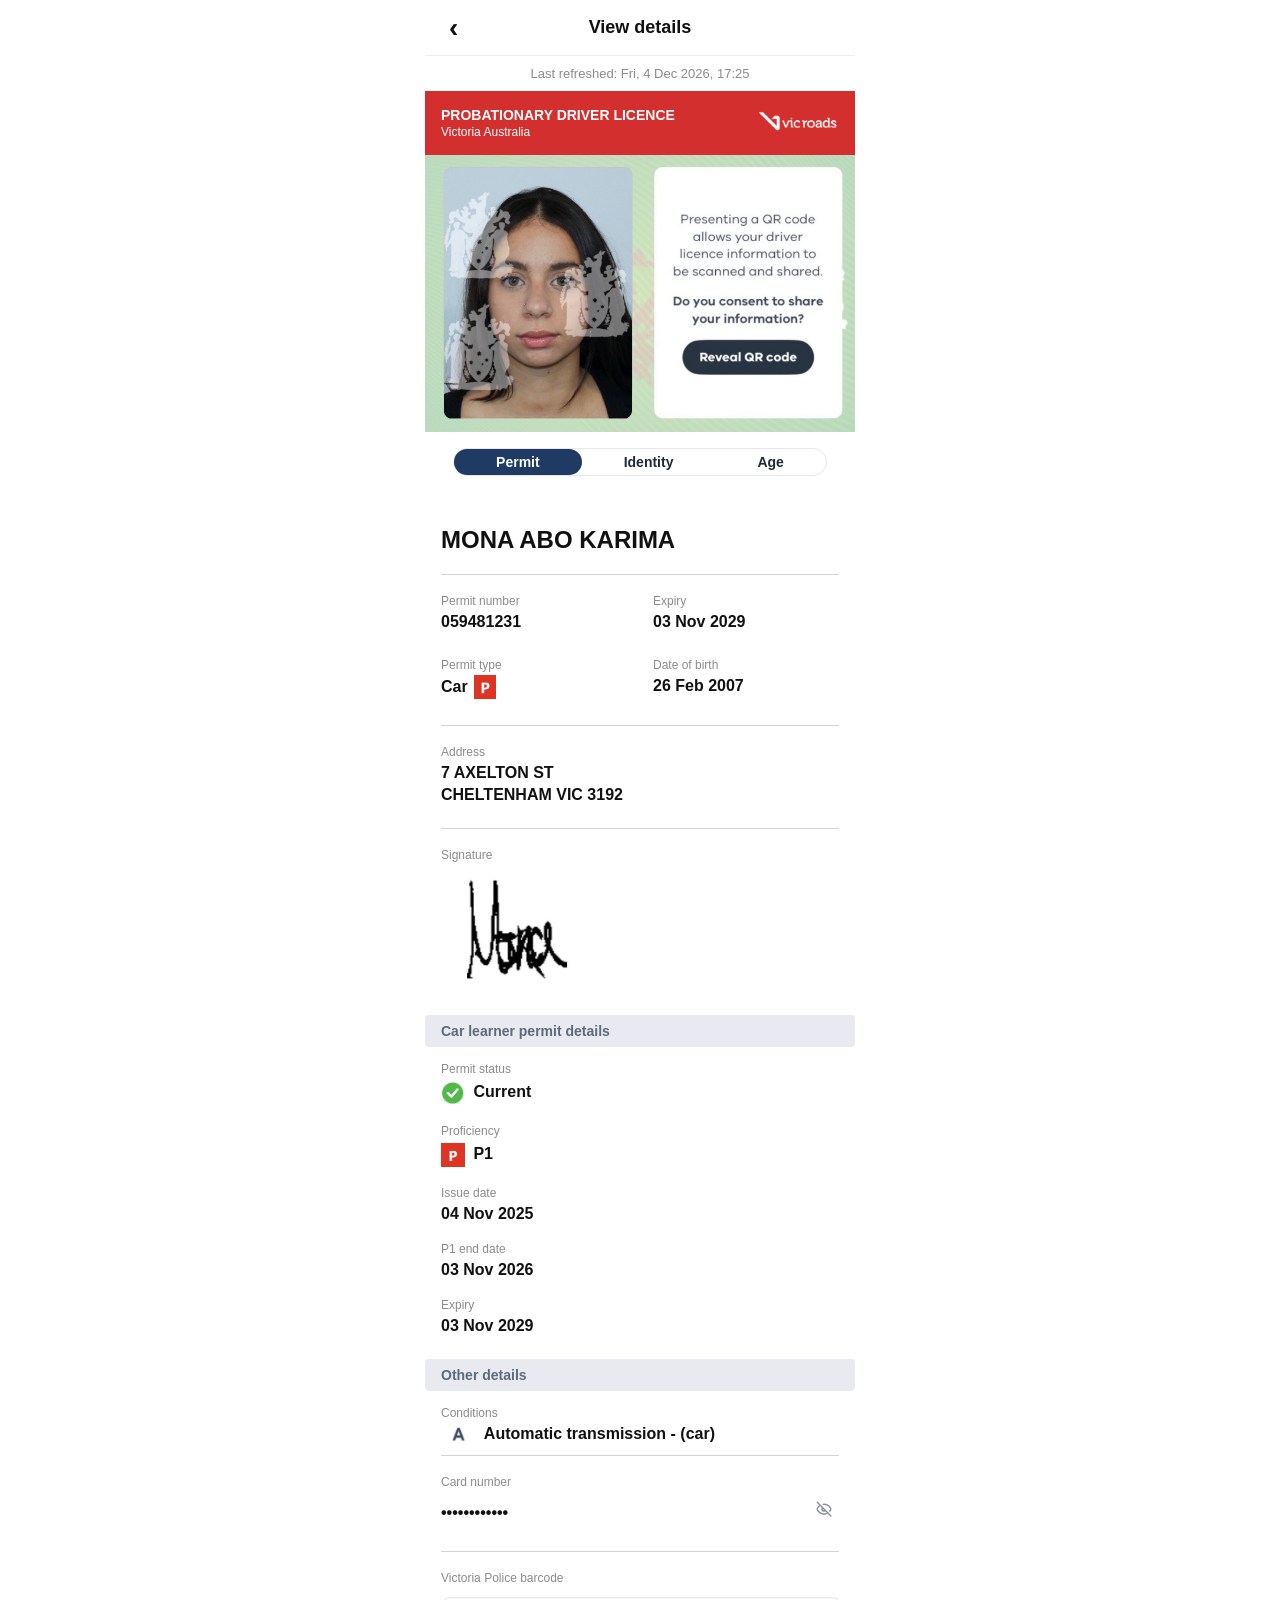
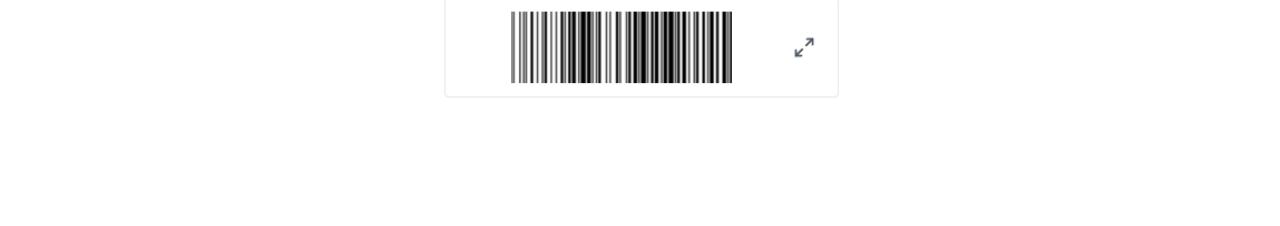
<file: index.html>
<!DOCTYPE html>
<html lang="en">
<head>
  <meta charset="UTF-8" />
  <title>View details</title>

  <!-- iOS-safe viewport -->
  <meta name="viewport" content="width=device-width, initial-scale=1, viewport-fit=cover">

  <link rel="stylesheet" href="styles.css" />
</head>
<body>

<div class="app">

  <!-- HEADER -->
  <header class="top-header">
    <a href="home.html" class="back">‹</a>
    <div class="title">View details</div>
  </header>

 <div class="refresh" id="lastRefreshed"></div>




  <!-- RED LICENCE BAR -->
  <div class="licence-bar">
  <div>
    <div class="licence-title">PROBATIONARY DRIVER LICENCE</div>
    <div class="licence-sub">Victoria Australia</div>
  </div>
  <!-- Replace text with image -->
  <div class="logo">
    <img src="b7be7c363_image (1),.png" alt="Vicroads Logo" />
  </div>
</div>

  <!-- IMAGE SECTION (REPLACES GREEN BACKGROUND) -->
  <div class="image-section qr-wrap">
  <img src="IMG_1740.jpeg" alt="Licence QR Section">

  <!-- clickable area on top of the screenshot button -->
  <button class="qr-hotspot" onclick="window.location.href='qr.html?from=permit'">
    Reveal QR code
  </button>
</div>


 <div class="segmented">
  <button class="active">Permit</button>

  <a href="identity.html" class="segmented-link">
    <button>Identity</button>
  </a>

  <a href="age.html" class="segmented-link">
  <button>Age</button>
  </a>
</div>

  <!-- DETAILS -->
  <div class="details">

  <h2>MONA ABO KARIMA</h2>

  <div class="divider"></div>


  <!-- BASIC DETAILS -->
  <div class="row">
    <div>
      <span>Permit number</span>
      <strong>059481231</strong>
    </div>
    <div>
      <span>Expiry</span>
      <strong>03 Nov 2029</strong>
    </div>
  </div>

    <div class="row">
    <div>
      <span>Permit type</span>
    <p class="car-permit">
  Car 
  <span class="permit-badge">
    <img src="pppp.png" alt="Permit Icon" class="permit-icon" />
  </span>
</p>



    </div>
    <div>
      <span>Date of birth</span>
      <strong>26 Feb 2007</strong>
    </div>
  </div>

  <div class="divider"></div>

  <div class="single">
    <span>Address</span>
    <strong>7 AXELTON ST</strong>
    <strong>CHELTENHAM VIC 3192</strong>
  </div>

<div class="divider"></div>


  <div class="single">
  <span>Signature</span>
  <img src="IMG_1738.jpeg" alt="Driver Signature" class="signature-image" />
</div>


  <!-- SECTION -->
  <div class="section-banner">
  <h3>Car learner permit details</h3>
</div>


<div class="grid-2">
  <div class="cell">
  <span>Permit status</span>
  <strong>
    <img src="Tick.png" alt="Tick" class="status-tick" />
    Current
  </strong>
</div>


  <div class="cell">
  <span>Proficiency</span>
  <strong>
    <img src="ppp.png" alt="Permit Icon" class="proficiency-logo" />
    P1
  </strong>
</div>

  <div class="cell">
    <span>Issue date</span>
    <strong>04 Nov 2025</strong>
  </div>

  <div class="cell">
    <span>P1 end date</span>
    <strong>03 Nov 2026</strong>
  </div>
  
  <div class="cell">
    <span>Expiry</span>
    <strong>03 Nov 2029</strong>
  </div>
</div>

  <!-- SECTION -->
   <div class="section-banner">
    <h3>Other details</h3>
   </div>

  <div class="cell">
  <span>Conditions</span>
  <strong>
    <img src="a.png" alt="ass-Icon" class="a-logo" />
    Automatic transmission - (car)
  </strong>
</div>
  
  <div class="divider"></div>

  <div class="single card-number-row">
  <span>Card number</span>

  <div class="card-number-wrapper">
    <strong id="cardNumber" data-real="P4935649">
      ••••••••••••
    </strong>

    <button class="eye-btn" id="toggleEye" type="button">
      <img
        src="close.png"
        class="eye-icon"
        id="eyeIcon"
        alt="Hide card number"
      >
    </button>
  </div>
</div>


  <div class="divider"></div>

  <div class="single">
    <span>Victoria Police barcode</span>
    <img src="barcode.png" class="barcode-logo"/>
  </div>

</div>

<script src="script.js"></script>

</body>
</html>
</file>
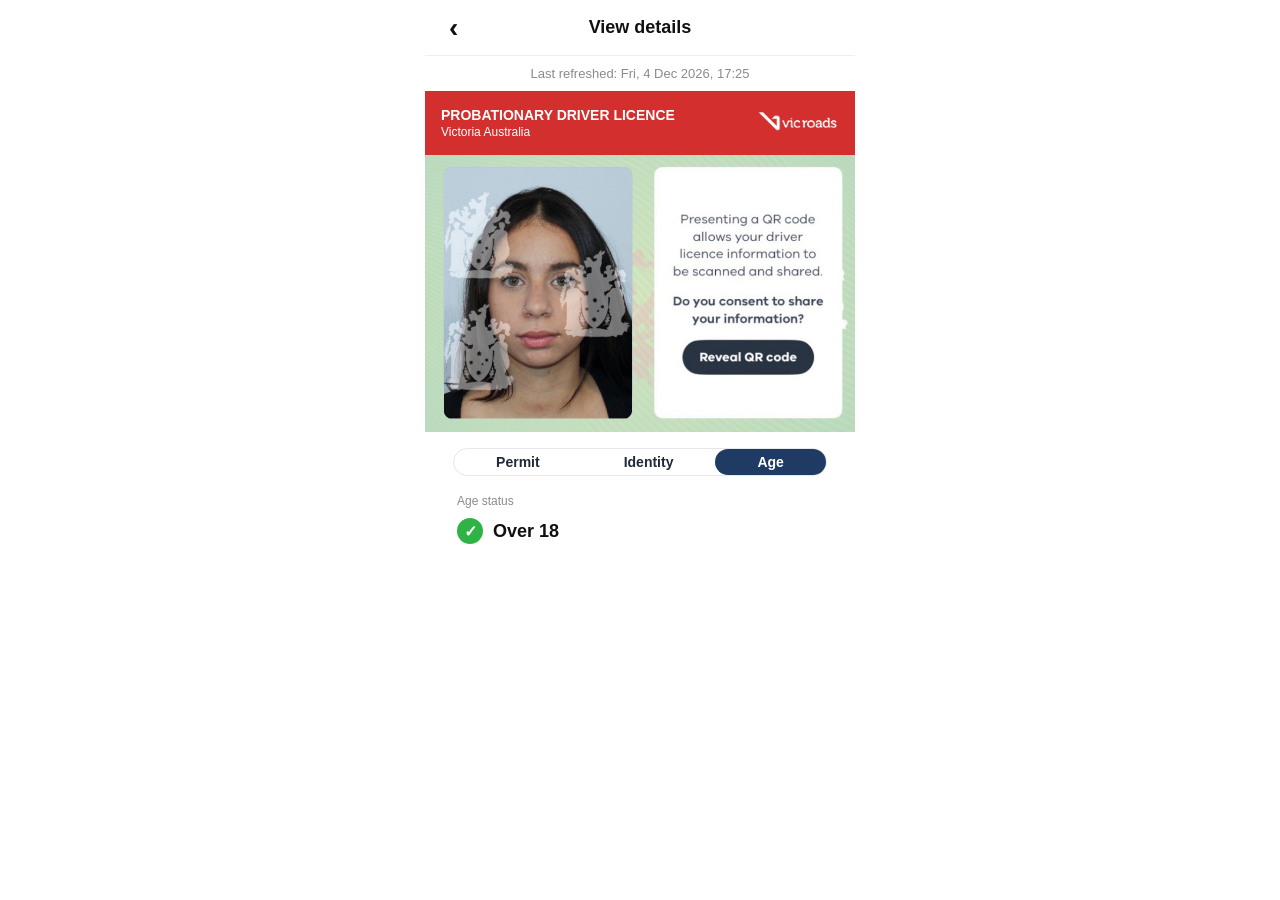
<file: age.html>
<!DOCTYPE html>
<html lang="en">
<head>
  <meta charset="UTF-8" />
  <title>View details</title>
  <meta name="viewport" content="width=device-width, initial-scale=1, viewport-fit=cover" />

  <link rel="stylesheet" href="styles.css" />
</head>

<link rel="stylesheet" href="styles.css" />

<style>
/* make the tab links not look like links */
.segmented-link { text-decoration: none; }

/* Age section */
.age-label {
  font-size: 12px;
  color: #8b8b8b;
  padding: 18px 16px 10px;
}

.age-row {
  display: flex;
  align-items: center;
  gap: 10px;
  padding: 0 16px 18px;
}

.age-check {
  width: 26px;
  height: 26px;
  border-radius: 999px;
  background: #2fb344;
  color: #fff;
  display: flex;
  align-items: center;
  justify-content: center;
  font-weight: 900;
  font-size: 16px;
}

.age-value {
  font-size: 18px;
  font-weight: 700;
  color: #111;
}
</style>

<body>
  <div class="app">

    <!-- HEADER -->
    <header class="top-header">
      <a href="home.html" class="back">‹</a>
      <div class="title">View details</div>
    </header>

    <!-- REFRESH -->
    <div class="refresh" id="lastRefreshed">Last refreshed: —</div>

    <!-- ✅ USE YOUR BANNER + PHOTO EXACTLY -->
    <!-- RED LICENCE BAR -->
    <div class="licence-bar">
      <div>
        <div class="licence-title">PROBATIONARY DRIVER LICENCE</div>
        <div class="licence-sub">Victoria Australia</div>
      </div>
      <!-- Replace text with image -->
      <div class="logo">
        <img src="b7be7c363_image (1),.png" alt="Vicroads Logo" />
      </div>
    </div>

    <!-- IMAGE SECTION (REPLACES GREEN BACKGROUND) -->
   <div class="image-section qr-wrap">
  <img src="IMG_1740.jpeg" alt="Licence QR Section">

  <!-- clickable area on top of the screenshot button -->
  <button class="qr-hotspot" type="button"
  onclick="window.location.href='qr.html?from=age'"></button>
</div>

    
    <!-- TABS (Age active) -->
    <div class="segmented">
      <a href="index.html" class="segmented-link">
        <button type="button">Permit</button>
      </a>

      <a href="identity.html" class="segmented-link">
        <button type="button">Identity</button>
      </a>

      <a href="age.html" class="segmented-link">
        <button type="button" class="active">Age</button>
      </a>
    </div>

    <!-- AGE CONTENT -->
    <div class="details">
      <div class="age-label">Age status</div>

      <div class="age-row">
        <div class="age-check">✓</div>
        <div class="age-value">Over 18</div>
      </div>
    </div>

  </div>

  <!-- JS: auto-update refresh -->
  <script>
    const refreshEl = document.getElementById("lastRefreshed");
    if (refreshEl) {
      const days = ["Sun","Mon","Tue","Wed","Thu","Fri","Sat"];
      const months = ["Jan","Feb","Mar","Apr","May","Jun","Jul","Aug","Sep","Oct","Nov","Dec"];
      const now = new Date();

      refreshEl.textContent =
        `Last refreshed: ${days[now.getDay()]}, ${now.getDate()} ${months[now.getMonth()]} ${now.getFullYear()}, ` +
        `${String(now.getHours()).padStart(2,"0")}:${String(now.getMinutes()).padStart(2,"0")}`;
    }
  </script>
</body>
</html>
</file>
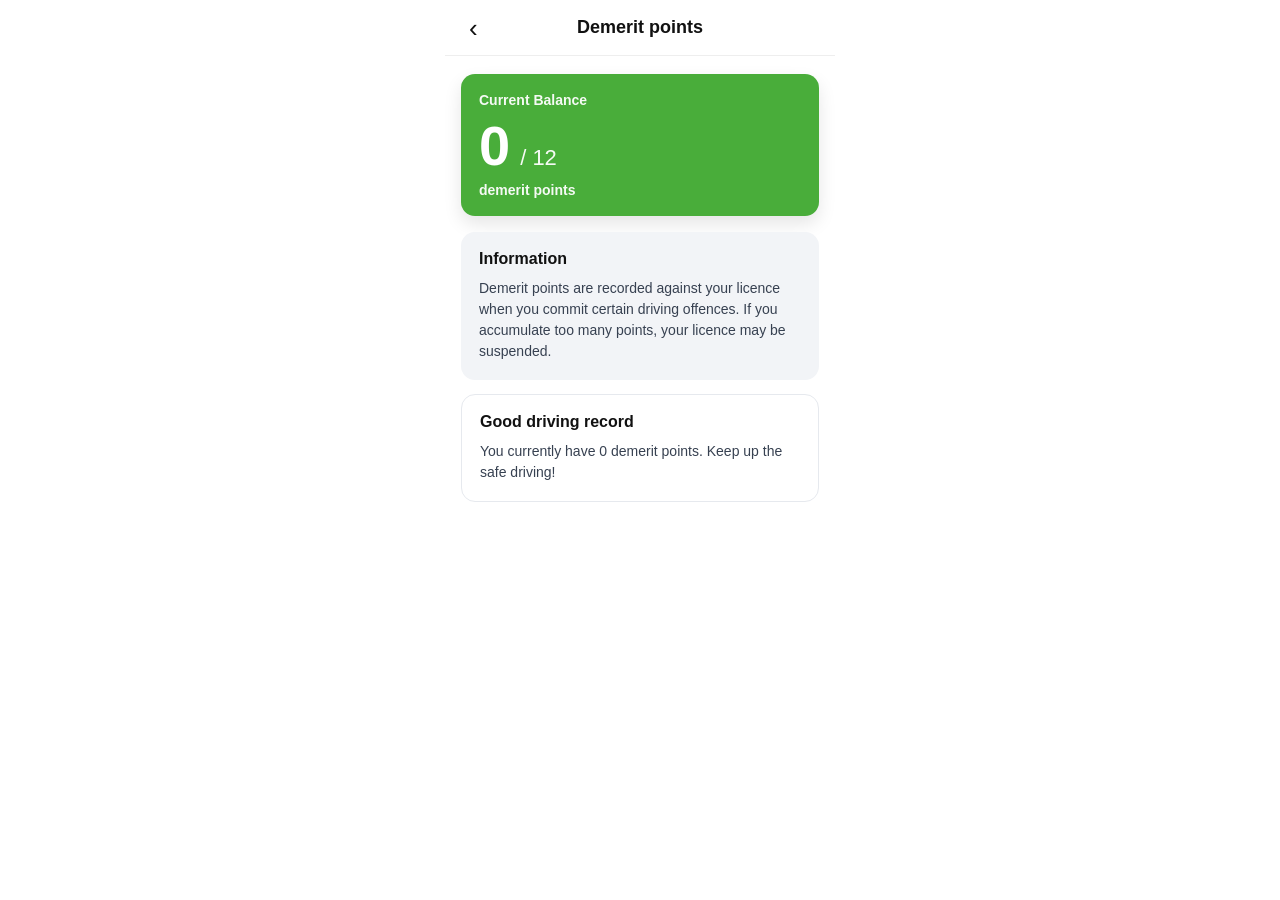
<file: demerit.html>
<!DOCTYPE html>
<html lang="en">
<head>
  <meta charset="UTF-8" />
  <meta name="viewport" content="width=device-width, initial-scale=1, viewport-fit=cover" />
  <title>Demerit points</title>

  <style>
    * { box-sizing: border-box; margin: 0; padding: 0; font-family: -apple-system, BlinkMacSystemFont, "Segoe UI", Roboto, Helvetica, Arial, sans-serif; }
    body { background: #ffffff; color: #111; }

    /* phone frame */
    .app {
      width: 390px;
      height: 100vh;
      margin: 0 auto;
      background: #fff;
      position: relative;
      overflow: hidden;
    }

    /* top header */
    .top-header{
      height: 56px;
      display: flex;
      align-items: center;
      justify-content: center;
      position: relative;
      border-bottom: 1px solid #eee;
      padding: 0 16px;
    }
    .top-header .title{
      font-weight: 600;
      font-size: 18px;
    }
    .top-header .back{
      position: absolute;
      left: 16px;
      text-decoration: none;
      color: #111;
      font-size: 26px;
      line-height: 1;
      padding: 6px 8px;
      border-radius: 10px;
    }
    .top-header .back:active{ background: rgba(0,0,0,0.06); }

    /* page content */
    .content{
      padding: 18px 16px 24px;
    }

    /* green balance card */
    .balance-card{
      background: #49ad3a; /* close to screenshot */
      border-radius: 14px;
      padding: 18px;
      color: #fff;
      box-shadow: 0 8px 18px rgba(0,0,0,0.10);
      margin-bottom: 16px;
    }
    .balance-title{
      font-size: 14px;
      font-weight: 600;
      opacity: 0.95;
      margin-bottom: 10px;
    }
    .balance-row{
      display: flex;
      align-items: baseline;
      gap: 10px;
      margin-bottom: 8px;
    }
    .balance-big{
      font-size: 56px;
      font-weight: 700;
      line-height: 1;
    }
    .balance-outof{
      font-size: 22px;
      font-weight: 500;
      opacity: 0.95;
    }
    .balance-sub{
      font-size: 14px;
      font-weight: 600;
      opacity: 0.95;
    }

    /* info cards */
    .card{
      background: #f2f4f7;
      border-radius: 14px;
      padding: 18px;
      margin-bottom: 14px;
    }
    .card.white{
      background: #fff;
      border: 1px solid #e6e9ee;
    }
    .card-title{
      font-size: 16px;
      font-weight: 700;
      margin-bottom: 10px;
    }
    .card-text{
      font-size: 14px;
      line-height: 1.5;
      color: #374151;
    }
  </style>
</head>

<body>
  <div class="app">

    <header class="top-header">
      <a class="back" href="home.html">‹</a>
      <div class="title">Demerit points</div>
    </header>

    <div class="content">

      <div class="balance-card">
        <div class="balance-title">Current Balance</div>

        <div class="balance-row">
          <div class="balance-big">0</div>
          <div class="balance-outof">/ 12</div>
        </div>

        <div class="balance-sub">demerit points</div>
      </div>

      <div class="card">
        <div class="card-title">Information</div>
        <div class="card-text">
          Demerit points are recorded against your licence when you commit certain driving offences.
          If you accumulate too many points, your licence may be suspended.
        </div>
      </div>

      <div class="card white">
        <div class="card-title">Good driving record</div>
        <div class="card-text">
          You currently have 0 demerit points. Keep up the safe driving!
        </div>
      </div>

    </div>
  </div>
</body>
</html>
</file>
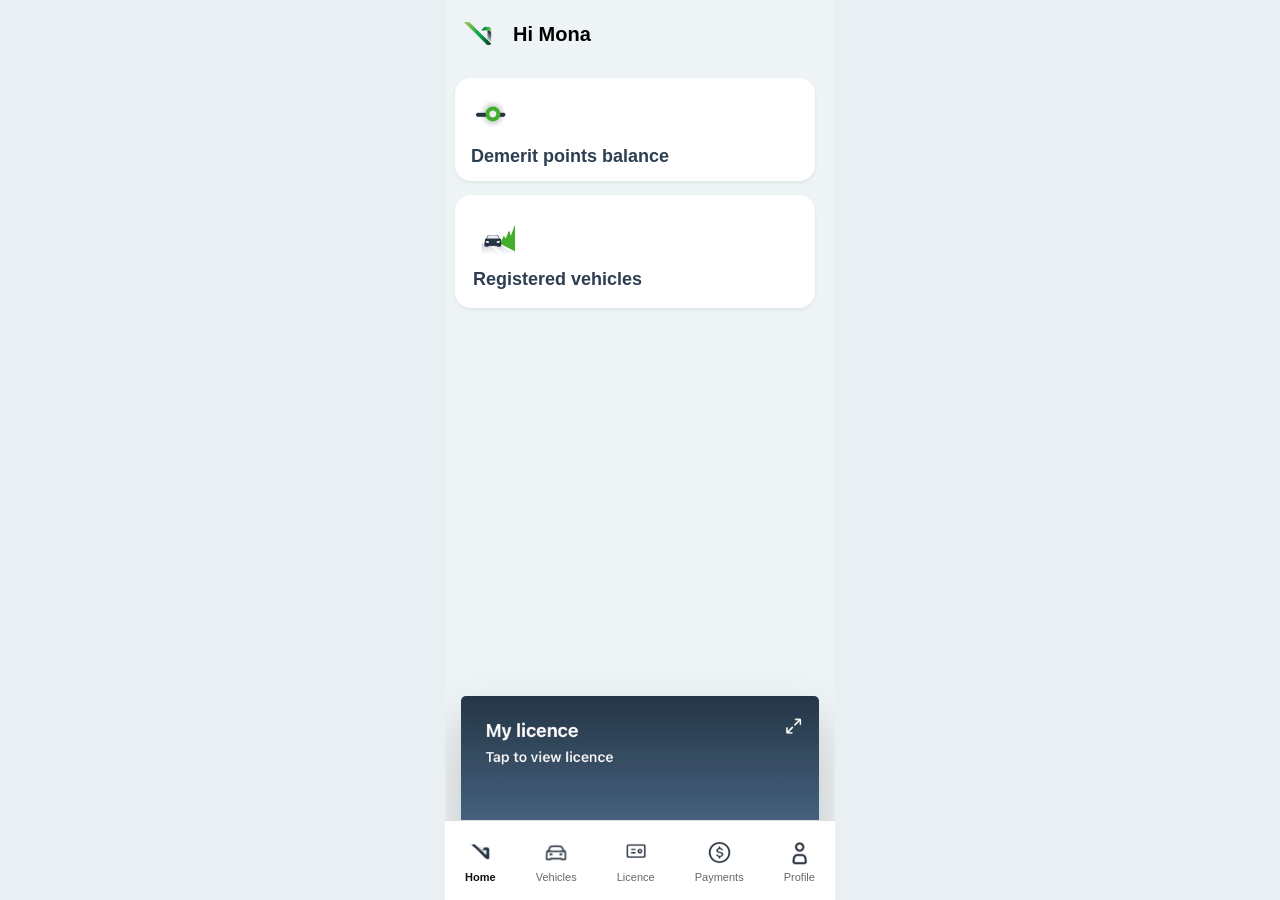
<file: home.html>
<!DOCTYPE html>
<html lang="en">
<head>
<meta charset="UTF-8">
<meta name="viewport" content="width=device-width, initial-scale=1.0">
<title>Licence App</title>

<style>
* * {
  box-sizing: border-box;
  font-family: -apple-system, BlinkMacSystemFont, "Segoe UI", Roboto, Helvetica, Arial, sans-serif;
}

body {
  margin: 0;
  background: #e9eff3;
  display: flex;
  justify-content: center;
}

/* PHONE CONTAINER */
.app {
  width: 390px;
  height: 100vh;
  background: #eef3f6;
  position: relative; /* important for absolute positioning */
  overflow: hidden;
  margin: 0 auto;
}

/* CONTENT */
.content {
  padding: 20px 16px 120px;
}

/* HEADER */
.header {
  display: flex;
  align-items: center;
  gap: 10px;
  padding-top: 10px;
  padding-bottom: 20px;
}

.check {
  width: 22px;
  height: 22px;
  border-radius: 6px;
  border: 2px solid #1abc9c;
  color: #1abc9c;
  display: flex;
  align-items: center;
  justify-content: center;
  font-weight: bold;
}

.header h2 {
  margin: 0;
  font-size: 20px;
}

/* BUTTON CARDS */
.card {
  background: white;
  border-radius: 16px;
  padding: 18px;
  display: flex;
  align-items: center;
  gap: 14px;
  margin-bottom: 14px;
  box-shadow: 0 2px 4px rgba(0,0,0,0.06);
}

.icon {
  width: 36px;
  height: 36px;
  border-radius: 50%;
  background: #eaf7f1;
  display: flex;
  align-items: center;
  justify-content: center;
  font-size: 18px;
}

/* LICENCE BUTTON */
.licence-link {
  position: absolute;
  bottom: -5px;         /* distance above nav; change this for spacing */
  left: 0;
  right: 0;
  display: flex;         /* centers the image */
  justify-content: center;
  text-decoration: none;
  color: inherit;
  position: absolute;
  left: 0;
  right: 0;
  display: flex;
  justify-content: center;
  }

.licence-btn {
  width: calc(100% - 32px); /* full width minus some padding */
  max-width: 390px;
  height: auto;
  border-radius: 5px;
  box-shadow: 0 25px 50px rgba(0,0,0,0.2);
  transition: transform 0.1s ease-in-out;
}

.licence-btn:active {
  transform: scale(0.99);
}

/* BOTTOM NAV */
.nav {
  position: absolute;   /* inside phone */
  bottom: 0;            /* flush at bottom */
  left: 0;
  right: 0;
  height: 80px;
  background: white;
  border-top: 1px solid #ddd;
  display: flex;
  justify-content: space-around;
  align-items: center;             /* push nav up */
  width: 100%;
}

.nav a {
  display: flex;
  flex-direction: column;
  align-items: center;
  justify-content: center;
  text-decoration: none;
  color: #666;
  font-size: 11px;
}

.nav a.active {
  color: #111;      /* dark/black text for active page */
  font-weight: 600;
}

.nav-icon {
  width: 28px;
  height: 28px;
  object-fit: contain;
  display: block;
  margin-bottom: 4px;
}

.demerit-card {
  display: flex;
  flex-direction: column;       
  align-items: flex-start;      
  background: white;            
  border-radius: 16px;          
  padding: 12px;                
  box-shadow: 0 2px 4px rgba(0,0,0,0.06); 
  gap: 8px;                     
  width: 100%;                  
  max-width: 360px;             
  margin-bottom: 14px;          
  box-sizing: border-box;

  /* NEW: move the card to the right */
  margin-left: 10px;   /* shifts the whole card 20px right */
}


.demerit-img {
  width: 48px;                 /* same as Tailwind w-12 */
  height: 48px;                /* same as Tailwind h-12 */
  object-fit: contain;         /* keeps proportions */
}

.demerit-text {
  font-size: 1.125rem;         /* ~18px, similar to text-lg */
  font-weight: 600;             /* bold */
  color: #2D3E50;
  margin: 0px;
  margin-left: 4px;
  margin-bottom: 2px;
  text-align: left;
}

.vehicle-card {
  display: flex;
  flex-direction: column;       
  align-items: flex-start;      
  background: white;            
  border-radius: 16px;          
  padding: 18px;                
  box-shadow: 0 2px 4px rgba(0,0,0,0.06); 
  gap: 8px;                     
  width: 100%;                  
  max-width: 360px;             
  margin-bottom: 14px;          
  box-sizing: border-box;

  /* NEW: move the card to the right */
  margin-left: 10px;  
}


.vehicle-img {
  width: 48px;                 /* same as Demerit Points card */
  height: 48px;
  object-fit: contain;
}

.vehicle-text {
  font-size: 1.125rem;         /* ~18px */
  font-weight: 600;
  color: #2D3E50;
  margin: 0;
  text-align: left;
}

.header img.header-img {
  width: 48px;      /* adjust width */
  height: 48px;     /* adjust height */
  object-fit: contain;  /* keeps aspect ratio */
  margin-left: 10px;
}


</style>
</head>

<body>

<div class="app">

 <div class="header">
  <img src="vicroadlogo.png" alt="Profile" class="header-img">
  <h2>Hi Mona</h2>
</div>


    <a href="demerit.html" style="text-decoration:none; color:inherit; display:block;">
  <div class="demerit-card">
    <img src="0d9abd62a_IMG_6900.jpg" alt="Demerit Points" class="demerit-img">
    <h3 class="demerit-text">Demerit points balance</h3>
  </div>
</a>

   <a href="vehicles.html" style="text-decoration:none; color:inherit; display:block;">
  <div class="vehicle-card">
    <img src="Vechile.jpg" class="vehicle-img">
    <h3 class="vehicle-text">Registered vehicles</h3>
  </div>
</a>

 <a href="index.html" class="licence-link">
  <img src="License button.jpg" alt="My licence" class="licence-btn">
</a>



  <nav class="nav">
    <a href="home.html" class="active">
      <img src="home logo.png" alt="Licence" class="nav-icon">
      Home
    </a>

    <a href="vehicles-menu.html">
  <img src="car logo.png" class="nav-icon">
  Vehicles
</a>


    <a href="index.html">
      <img src="License logo.png" alt="Licence" class="nav-icon">
      Licence
    </a>
    <a href="payment.html">
      <img src="payment logo.png" alt="Licence" class="nav-icon">
      Payments
    </a>

    <a href="profile.html">
      <img src="profile logo.png" alt="Licence" class="nav-icon">
      Profile
    </a>
  </nav>

</div>

</body>
</html>
</file>
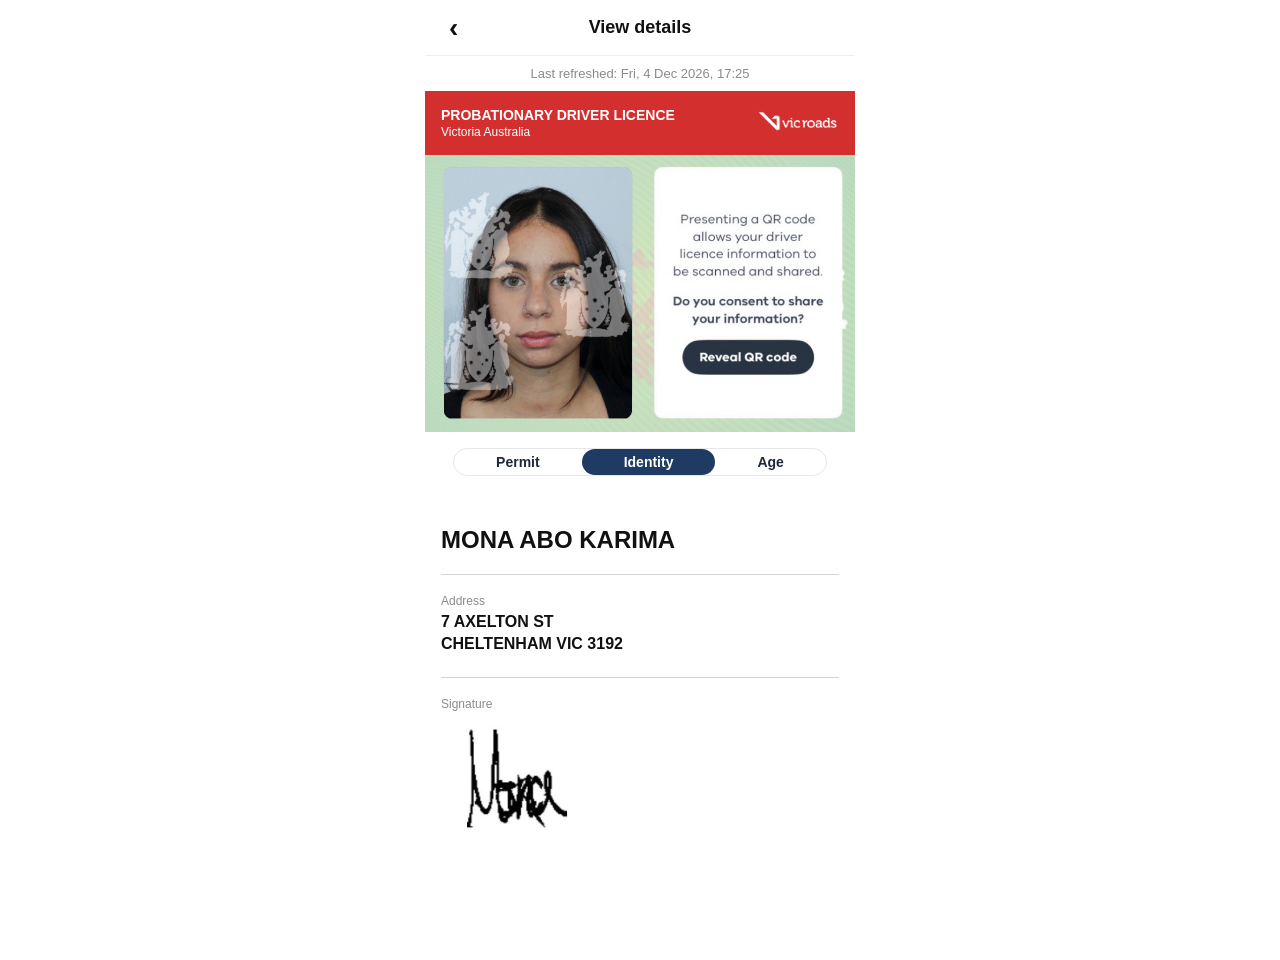
<file: identity.html>
<!DOCTYPE html>
<html lang="en">
<head>
  <meta charset="UTF-8" />
  <title>View details</title>

  <meta name="viewport" content="width=device-width, initial-scale=1, viewport-fit=cover">
  <link rel="stylesheet" href="styles.css" />
</head>

<link rel="stylesheet" href="styles.css" />

<body>
  <div class="app">

    <header class="top-header">
      <a href="home.html" class="back">‹</a>
      <div class="title">View details</div>
    </header>

    <div class="refresh" id="lastRefreshed"></div>

    <div class="licence-bar">
      <div>
        <div class="licence-title">PROBATIONARY DRIVER LICENCE</div>
        <div class="licence-sub">Victoria Australia</div>
      </div>
      <div class="logo">
        <img src="b7be7c363_image (1),.png" alt="Vicroads Logo" />
      </div>
    </div>

   <div class="image-section qr-wrap">
  <img src="IMG_1740.jpeg" alt="Licence QR Section">

  <!-- clickable area on top of the screenshot button -->
  <button class="qr-hotspot" type="button" onclick="window.location.href='qr.html?from=identity'"></button>
</div>


    <div class="segmented">

  <a href="index.html" class="segmented-link">
    <button>Permit</button>
  </a>

  <a href="identity.html" class="segmented-link">
    <button class="active">Identity</button>
  </a>

  <a href="age.html" class="segmented-link">
    <button>Age</button>
  </a>

</div>


    <div class="details">
      <h2>MONA ABO KARIMA</h2>

      <div class="divider"></div>

      <div class="single">
        <span>Address</span>
        <strong>7 AXELTON ST</strong>
        <strong>CHELTENHAM VIC 3192</strong>
      </div>

      <div class="divider"></div>

      <div class="single">
        <span>Signature</span>
        <img src="IMG_1738.jpeg" alt="Driver Signature" class="signature-image" />
      </div>
    </div> <!-- ✅ close .details -->

  </div> <!-- ✅ close .app -->

  <script src="script.js"></script>
</body>
</html>
</file>
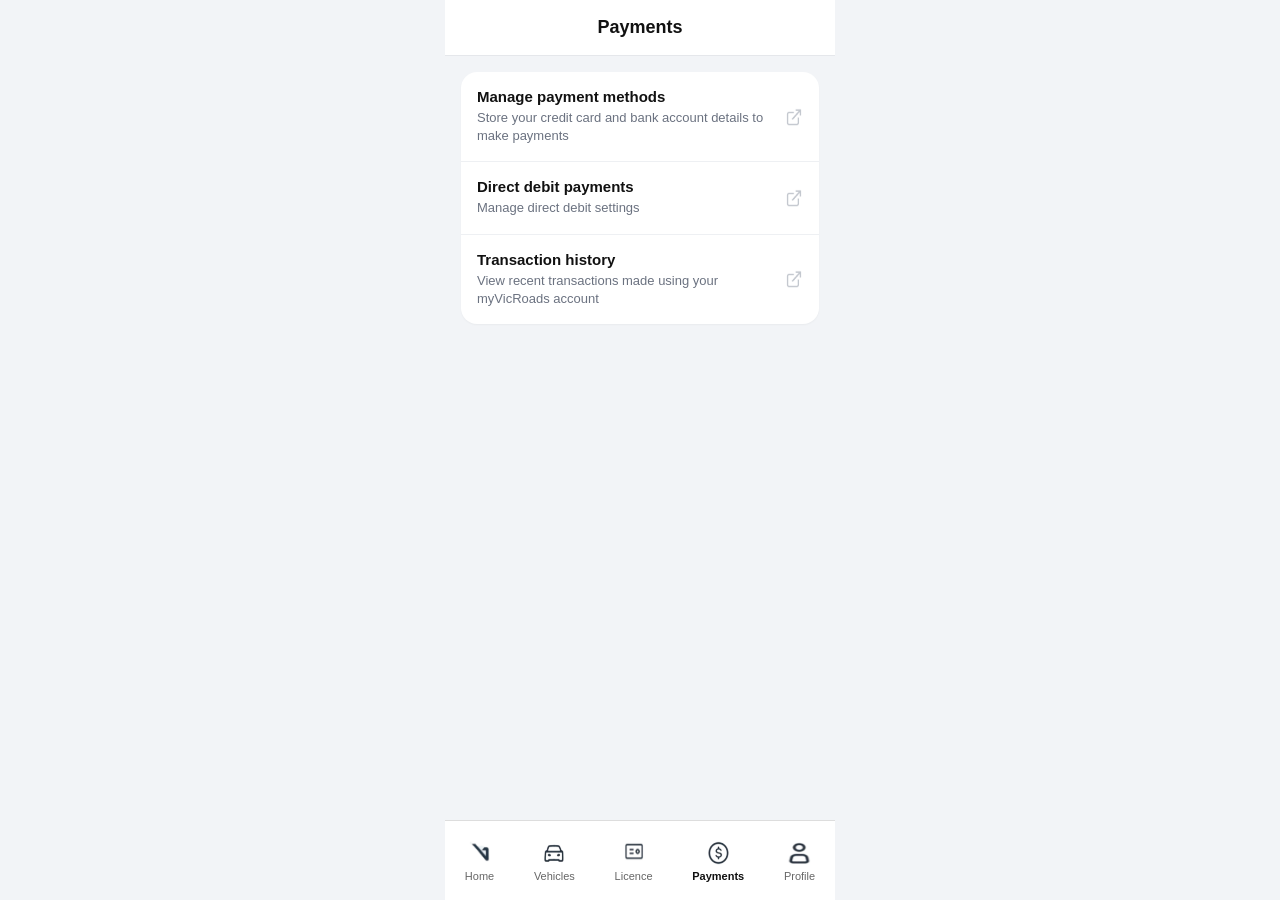
<file: payment.html>
<!DOCTYPE html>
<html lang="en">
<head>
  <meta charset="UTF-8" />
  <meta name="viewport" content="width=device-width, initial-scale=1, viewport-fit=cover" />
  <title>Payments</title>

  <style>
    * {
      box-sizing: border-box;
      margin: 0;
      padding: 0;
      font-family: -apple-system, BlinkMacSystemFont, "Segoe UI", Roboto, Helvetica, Arial, sans-serif;
    }

    body {
      background: #f2f4f7;
      color: #111;
    }

    .app {
      width: 390px;
      height: 100vh;
      margin: 0 auto;
      background: #f2f4f7;
      position: relative;
      overflow: hidden;
    }

    /* HEADER */
    .top-header {
      height: 56px;
      display: flex;
      align-items: center;
      justify-content: center;
      background: #fff;
      border-bottom: 1px solid #e5e7eb;
    }

    .top-header .title {
      font-size: 18px;
      font-weight: 600;
    }

    /* CONTENT */
    .content {
      padding: 16px;
    }

    .card {
      background: #fff;
      border-radius: 16px;
      overflow: hidden;
      box-shadow: 0 1px 2px rgba(0,0,0,0.04);
    }

    .item {
      display: flex;
      justify-content: space-between;
      align-items: center;
      padding: 16px;
      text-decoration: none;
      color: inherit;
    }

    .item + .item {
      border-top: 1px solid #eef0f3;
    }

    .item-text h3 {
      font-size: 15px;
      font-weight: 600;
      margin-bottom: 4px;
    }

    .item-text p {
      font-size: 13px;
      color: #6b7280;
      line-height: 1.4;
    }

    .external {
      width: 18px;
      height: 18px;
      opacity: 0.6;
      flex-shrink: 0;
    }

    .item:active {
      background: #f9fafb;
    }

    /* BOTTOM NAV */
    .nav {
      position: absolute;
      bottom: 0;
      width: 100%;
      height: 80px;
      background: #fff;
      border-top: 1px solid #ddd;
      display: flex;
      justify-content: space-around;
      align-items: center;
    }

    .nav a {
      text-decoration: none;
      color: #666;
      font-size: 11px;
      text-align: center;
    }

    .nav a.active {
      color: #111;
      font-weight: 600;
    }

    .nav-icon {
      width: 26px;
      height: 26px;
      display: block;
      margin: 0 auto 4px;
    }
  </style>
</head>

<body>
  <div class="app">

    <header class="top-header">
      <div class="title">Payments</div>
    </header>

    <div class="content">
      <div class="card">

        <a href="#" class="item">
          <div class="item-text">
            <h3>Manage payment methods</h3>
            <p>Store your credit card and bank account details to make payments</p>
          </div>
          <img src="tic.png" class="external">
        </a>

        <a href="#" class="item">
          <div class="item-text">
            <h3>Direct debit payments</h3>
            <p>Manage direct debit settings</p>
          </div>
          <img src="tic.png" class="external">
        </a>

        <a href="#" class="item">
          <div class="item-text">
            <h3>Transaction history</h3>
            <p>View recent transactions made using your myVicRoads account</p>
          </div>
          <img src="tic.png" class="external">
        </a>

      </div>
    </div>

    <!-- bottom nav -->
    <nav class="nav">
      <a href="home.html">
        <img src="home logo.png" class="nav-icon">
        Home
      </a>

      <a href="vehicles-menu.html">
        <img src="car logo.png" class="nav-icon">
        Vehicles
      </a>

      <a href="index.html">
        <img src="License logo.png" class="nav-icon">
        Licence
      </a>

      <a href="payment.html" class="active">
        <img src="payment logo.png" class="nav-icon">
        Payments
      </a>

      <a href="profile.html">
        <img src="profile logo.png" class="nav-icon">
        Profile
      </a>
    </nav>

  </div>
</body>
</html>
</file>
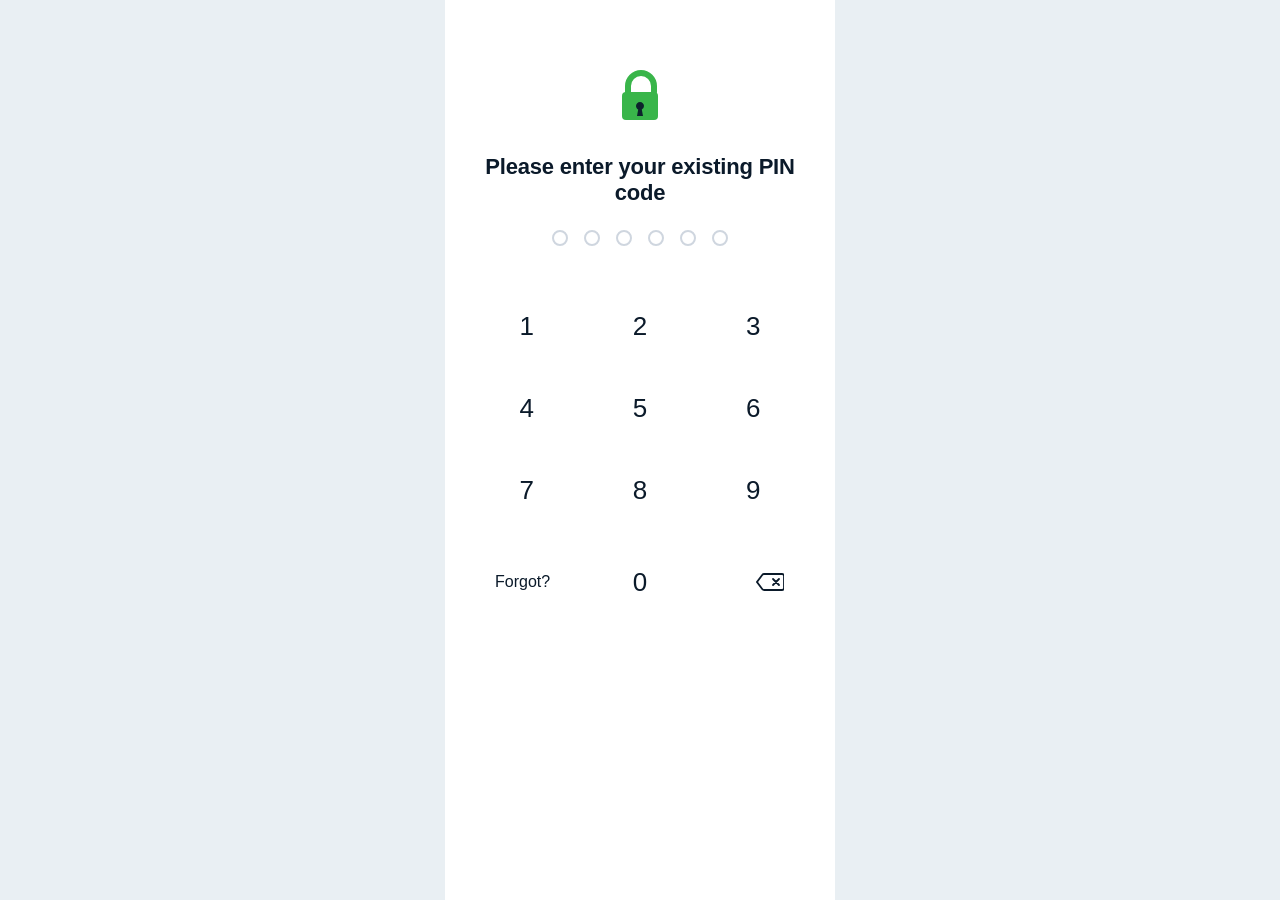
<file: pin.html>
<!DOCTYPE html>
<html lang="en">
<head>
  <meta charset="UTF-8" />
  <meta name="viewport" content="width=device-width, initial-scale=1, viewport-fit=cover" />
  <title>Enter PIN</title>
  <style>
    * { box-sizing: border-box; margin: 0; padding: 0; font-family: -apple-system, BlinkMacSystemFont, "Segoe UI", Roboto, Helvetica, Arial, sans-serif; }
    body { background: #fff; color: #0b1a2a; }

    /* Phone frame (optional) */
    .app {
      width: 390px;
      height: 100vh;
      margin: 0 auto;
      background: #fff;
      position: relative;
      overflow: hidden;
      padding: 28px 18px 22px;
    }

    .top {
      display: flex;
      flex-direction: column;
      align-items: center;
      margin-top: 18px;
    }

    .lock {
      width: 64px;
      height: 64px;
      margin: 18px 0 18px;
    }

    h1 {
      font-size: 22px;
      font-weight: 800;
      text-align: center;
      margin: 8px 0 18px;
      letter-spacing: -0.2px;
    }

    .dots {
      display: flex;
      gap: 16px;
      justify-content: center;
      margin: 6px 0 22px;
    }

    .dot {
      width: 16px;
      height: 16px;
      border-radius: 999px;
      border: 2px solid #cfd6df;
      background: transparent;
    }

    .dot.filled {
      background: #0b1a2a;
      border-color: #0b1a2a;
    }

    .keypad {
      margin-top: 24px;
      display: grid;
      grid-template-columns: repeat(3, 1fr);
      gap: 26px 10px;
      width: 100%;
      padding: 6px 12px 0;
      justify-items: center;
      align-items: center;
    }

    .key {
      width: 86px;
      height: 56px;
      border: none;
      background: transparent;
      font-size: 26px;
      font-weight: 500;
      color: #0b1a2a;
      border-radius: 14px;
      cursor: pointer;
      -webkit-tap-highlight-color: transparent;
    }

    .key:active {
      background: rgba(11, 26, 42, 0.06);
    }

    .bottom-row {
      width: 100%;
      display: grid;
      grid-template-columns: 1fr 1fr 1fr;
      align-items: center;
      justify-items: center;
      margin-top: 10px;
      padding: 0 12px;
    }

    .forgot {
      justify-self: start;
      background: transparent;
      border: none;
      color: #0b1a2a;
      font-size: 16px;
      font-weight: 500;
      cursor: pointer;
      padding: 10px 8px;
      border-radius: 10px;
    }

    .forgot:active { background: rgba(11, 26, 42, 0.06); }

    .backspace {
      justify-self: end;
      width: 46px;
      height: 40px;
      display: inline-flex;
      align-items: center;
      justify-content: center;
      border: none;
      background: transparent;
      border-radius: 12px;
      cursor: pointer;
    }
    .backspace:active { background: rgba(11, 26, 42, 0.06); }

    .hint {
      position: absolute;
      left: 0;
      right: 0;
      bottom: 10px;
      text-align: center;
      font-size: 12px;
      color: #7a8796;
    }

    /* If you want it centered on desktop with grey bg */
    .page {
      min-height: 100vh;
      display: flex;
      justify-content: center;
      background: #e9eff3;
    }
  </style>
</head>
<body>
  <div class="page">
    <div class="app">
        <div class="center-area"></div>
      <div class="top">
        <!-- Simple lock SVG (green lock + dark keyhole) -->
        <svg class="lock" viewBox="0 0 64 64" aria-hidden="true">
          <path d="M20 28v-6c0-7.2 5.8-13 13-13s13 5.8 13 13v6"
                fill="none" stroke="#39b54a" stroke-width="6" stroke-linecap="round"/>
          <rect x="14" y="28" width="36" height="28" rx="4" fill="#39b54a"/>
          <path d="M32 38c-2.2 0-4 1.8-4 4 0 1.5.9 2.9 2.2 3.5L29 52h6l-1.2-6.5A4 4 0 0 0 36 42c0-2.2-1.8-4-4-4z"
                fill="#0b1a2a" opacity="0.95"/>
        </svg>

        <h1>Please enter your existing PIN code</h1>

        <div class="dots" id="dots" aria-label="PIN dots">
          <div class="dot"></div>
          <div class="dot"></div>
          <div class="dot"></div>
          <div class="dot"></div>
          <div class="dot"></div>
          <div class="dot"></div>
        </div>
      </div>

      <div class="keypad" aria-label="Keypad">
        <button class="key" data-num="1">1</button>
        <button class="key" data-num="2">2</button>
        <button class="key" data-num="3">3</button>
        <button class="key" data-num="4">4</button>
        <button class="key" data-num="5">5</button>
        <button class="key" data-num="6">6</button>
        <button class="key" data-num="7">7</button>
        <button class="key" data-num="8">8</button>
        <button class="key" data-num="9">9</button>

        <!-- Bottom row: Forgot? | 0 | Backspace -->
        <div class="bottom-row" style="grid-column: 1 / -1;">
          <button class="forgot" type="button">Forgot?</button>

          <button class="key" data-num="0" style="width: 86px;">0</button>

          <button class="backspace" type="button" aria-label="Backspace" id="backspace">
            <!-- backspace icon -->
            <svg width="28" height="20" viewBox="0 0 28 20" aria-hidden="true">
              <path d="M8 2h18a2 2 0 0 1 2 2v12a2 2 0 0 1-2 2H8a2 2 0 0 1-1.6-.8L1 10l5.4-7.2A2 2 0 0 1 8 2z"
                    fill="none" stroke="#0b1a2a" stroke-width="1.8" />
              <path d="M17 7l6 6M23 7l-6 6" stroke="#0b1a2a" stroke-width="1.8" stroke-linecap="round"/>
            </svg>
          </button>
        </div>
      </div>

      <div class="hint" id="hint"></div>
    </div>
  </div>

  <script>
    const dots = Array.from(document.querySelectorAll("#dots .dot"));
    const keys = Array.from(document.querySelectorAll(".key[data-num]"));
    const backspace = document.getElementById("backspace");
    const hint = document.getElementById("hint");

    let pin = "";

    function renderDots() {
      dots.forEach((d, i) => d.classList.toggle("filled", i < pin.length));
    }

    function setHint(msg) {
      hint.textContent = msg || "";
      if (msg) setTimeout(() => (hint.textContent = ""), 1200);
    }

    keys.forEach(btn => {
      btn.addEventListener("click", () => {
        if (pin.length >= 6) return;
        pin += btn.dataset.num;
        renderDots();

        if (pin.length === 6) {
  setTimeout(() => {
    window.location.href = "home.html";
  }, 150);
}
      });
    });

    backspace.addEventListener("click", () => {
      if (!pin.length) return;
      pin = pin.slice(0, -1);
      renderDots();
    });

    renderDots();
  </script>
</body>
</html>
</file>
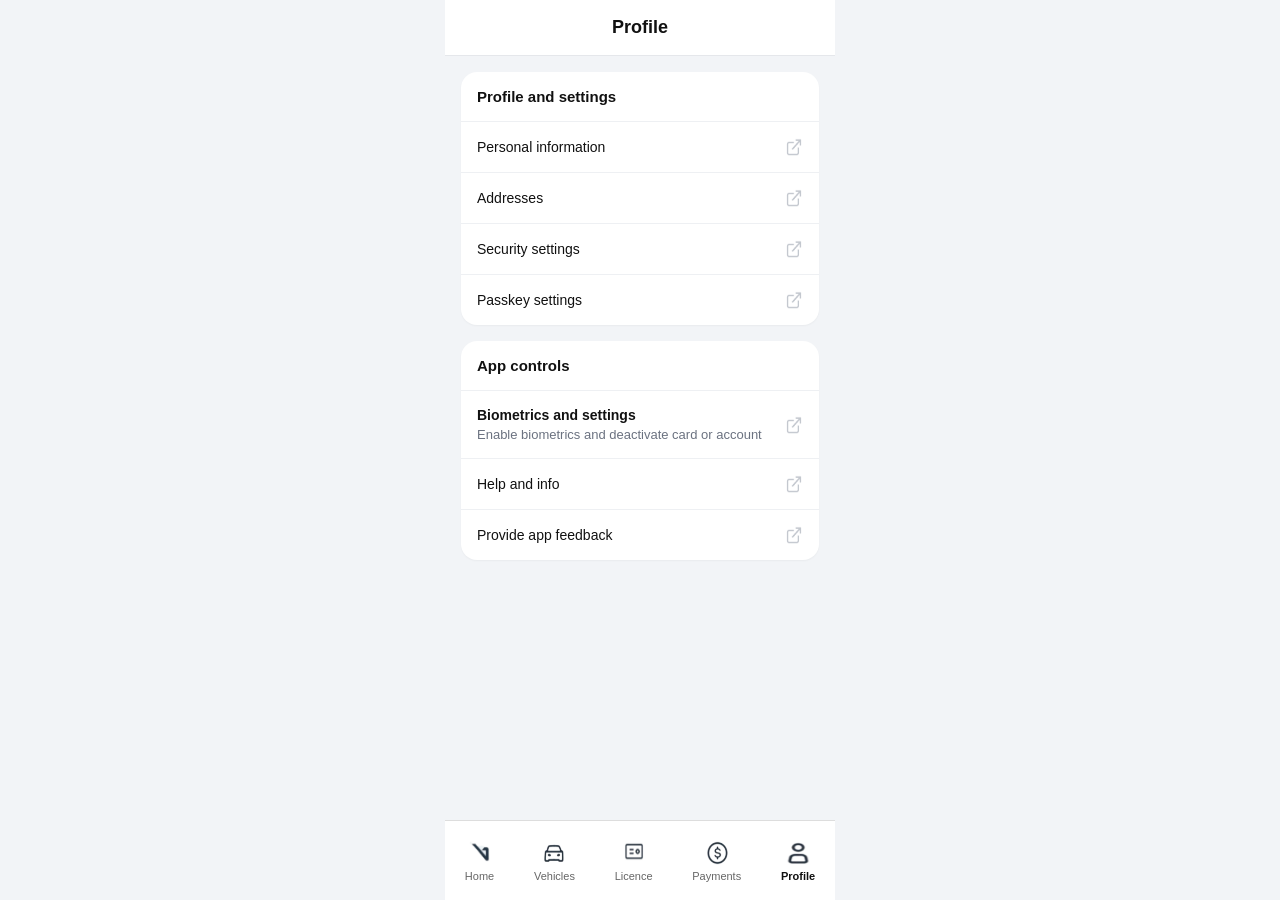
<file: profile.html>
<!DOCTYPE html>
<html lang="en">
<head>
  <meta charset="UTF-8" />
  <meta name="viewport" content="width=device-width, initial-scale=1, viewport-fit=cover" />
  <title>Profile</title>

  <link rel="stylesheet" href="styles.css" />
  
  <style>
    * {
      box-sizing: border-box;
      margin: 0;
      padding: 0;
      font-family: -apple-system, BlinkMacSystemFont, "Segoe UI", Roboto, Helvetica, Arial, sans-serif;
    }

    body {
      background: #f2f4f7;
      color: #111;
    }

    .app {
      width: 390px;
      height: 100vh;
      margin: 0 auto;
      background: #f2f4f7;
      position: relative;
      overflow: hidden;
    }

    /* HEADER */
    .top-header {
      height: 56px;
      display: flex;
      align-items: center;
      justify-content: center;
      background: #fff;
      border-bottom: 1px solid #e5e7eb;
    }

    .top-header .title {
      font-size: 18px;
      font-weight: 600;
    }

    /* CONTENT */
    .content {
      padding: 16px;
      padding-bottom: 100px;
    }

    .section {
      background: #fff;
      border-radius: 16px;
      overflow: hidden;
      margin-bottom: 16px;
      box-shadow: 0 1px 2px rgba(0,0,0,0.04);
    }

    .section-header {
      padding: 16px;
      font-size: 15px;
      font-weight: 700;
      border-bottom: 1px solid #eef0f3;
    }

    .item {
      display: flex;
      justify-content: space-between;
      align-items: center;
      padding: 16px;
      text-decoration: none;
      color: inherit;
      font-size: 14px;
    }

    .item + .item {
      border-top: 1px solid #eef0f3;
    }

    .item p {
      font-size: 13px;
      color: #6b7280;
      margin-top: 4px;
    }

    .chevron {
      width: 18px;
      height: 18px;
      opacity: 0.6;
      flex-shrink: 0;
    }

    .item:active {
      background: #f9fafb;
    }

    /* BOTTOM NAV */
    .nav {
      position: absolute;
      bottom: 0;
      width: 100%;
      height: 80px;
      background: #fff;
      border-top: 1px solid #ddd;
      display: flex;
      justify-content: space-around;
      align-items: center;
    }

    .nav a {
      text-decoration: none;
      color: #666;
      font-size: 11px;
      text-align: center;
    }

    .nav a.active {
      color: #111;
      font-weight: 600;
    }

    .nav-icon {
      width: 26px;
      height: 26px;
      display: block;
      margin: 0 auto 4px;
    }
  </style>
</head>

<body>
  <div class="app">

    <header class="top-header">
      <div class="title">Profile</div>
    </header>

    <div class="content">

      <div class="section">
        <div class="section-header">Profile and settings</div>

        <a href="#" class="item">
          <span>Personal information</span>
          <img src="tic.png" class="chevron">
        </a>

        <a href="#" class="item">
          <span>Addresses</span>
          <img src="tic.png" class="chevron">
        </a>

        <a href="#" class="item">
          <span>Security settings</span>
          <img src="tic.png" class="chevron">
        </a>

        <a href="#" class="item">
          <span>Passkey settings</span>
          <img src="tic.png" class="chevron">
        </a>
      </div>

      <div class="section">
        <div class="section-header">App controls</div>

        <a href="#" class="item">
          <div>
            <strong>Biometrics and settings</strong>
            <p>Enable biometrics and deactivate card or account</p>
          </div>
          <img src="tic.png" class="chevron">
        </a>

        <a href="#" class="item">
          <span>Help and info</span>
          <img src="tic.png" class="chevron">
        </a>

        <a href="#" class="item">
          <span>Provide app feedback</span>
          <img src="tic.png" class="chevron">
        </a>
      </div>

    </div>

    <!-- bottom nav -->
    <nav class="nav">
      <a href="home.html">
        <img src="home logo.png" class="nav-icon">
        Home
      </a>

      <a href="vehicles-menu.html">
        <img src="car logo.png" class="nav-icon">
        Vehicles
      </a>

      <a href="index.html">
        <img src="License logo.png" class="nav-icon">
        Licence
      </a>

      <a href="payment.html">
        <img src="payment logo.png" class="nav-icon">
        Payments
      </a>

      <a href="profile.html" class="active">
        <img src="profile logo.png" class="nav-icon">
        Profile
      </a>
    </nav>

  </div>
</body>
</html>
</file>
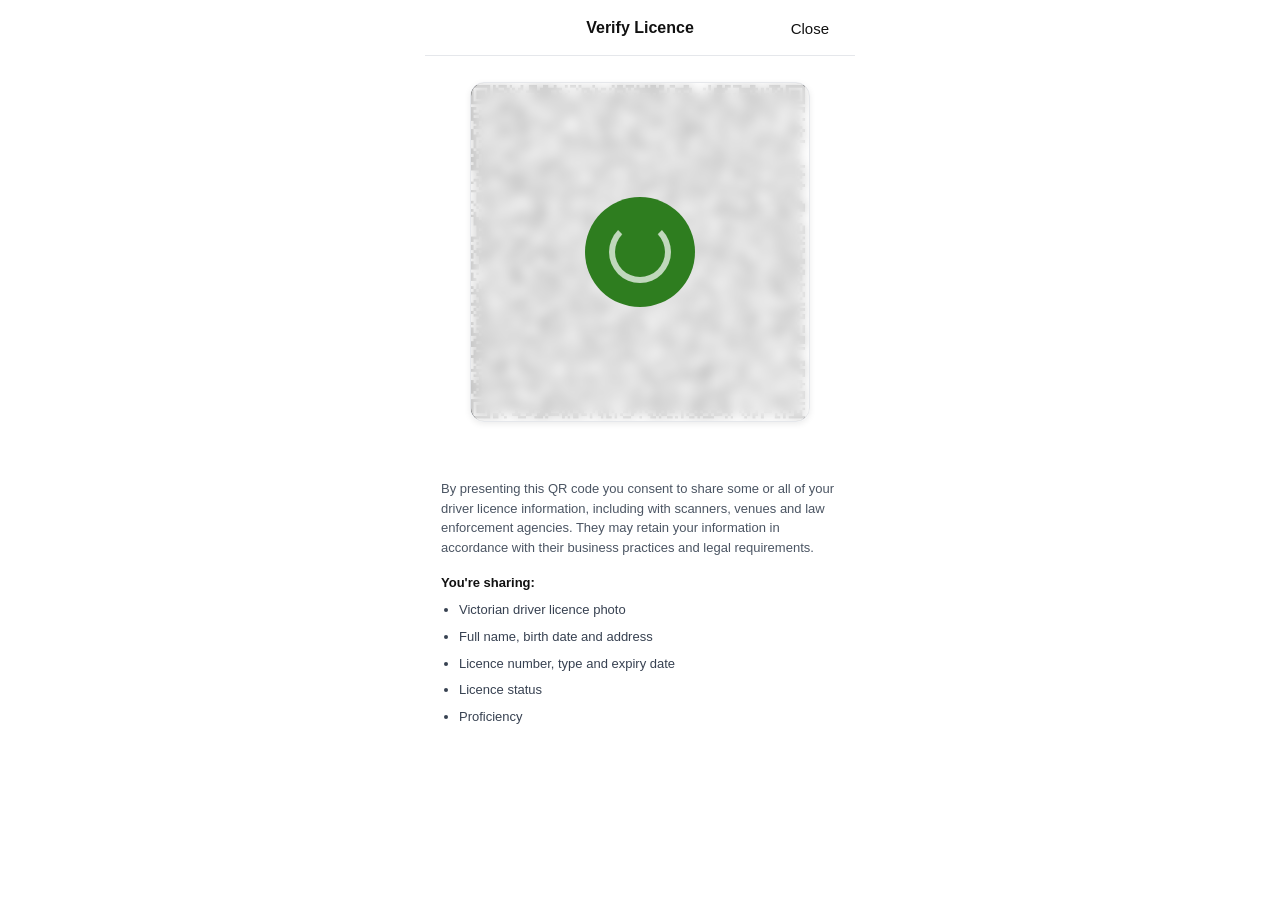
<file: qr.html>
<!DOCTYPE html>
<html lang="en">
<head>
  <meta charset="UTF-8" />
  <meta name="viewport" content="width=device-width, initial-scale=1, viewport-fit=cover" />
  <title>Verify Licence</title>

  <style>
    *{box-sizing:border-box;margin:0;padding:0;font-family:-apple-system,BlinkMacSystemFont,"Segoe UI",Roboto,Helvetica,Arial,sans-serif}
    body{background:#fff;color:#111}

    .app{max-width:430px;margin:0 auto;min-height:100vh;min-height:100dvh;background:#fff}

    /* top bar */
    .top{
      height:56px;
      display:flex;
      align-items:center;
      justify-content:center;
      border-bottom:1px solid #e5e7eb;
      position:relative;
      padding:0 16px;
      background:#fff;
    }
    .top .title{font-size:16px;font-weight:600}
    .close{
      position:absolute;
      right:16px;
      top:50%;
      transform:translateY(-50%);
      text-decoration:none;
      color:#111;
      font-size:15px;
      font-weight:500;
      padding:6px 10px;
      border-radius:10px;
    }
    .close:active{background:rgba(0,0,0,0.06)}

    /* content */
    .content{padding:18px 16px 28px}

    .qr-wrap{
      display:flex;
      justify-content:center;
      margin:8px 0 18px;
    }

    .qr{
      width:min(340px, 92%);
      aspect-ratio:1/1;
      border:1px solid #e5e7eb;
      border-radius:14px;
      overflow:hidden;
      position:relative;
      box-shadow:0 2px 6px rgba(0,0,0,0.08);
    }

    .qr img{
      width:100%;
      height:100%;
      object-fit:cover;
      display:block;
    }

    /* overlay blur + fade */
    .overlay{
      position:absolute;
      inset:0;
      display:flex;
      align-items:center;
      justify-content:center;
      background:rgba(255,255,255,0.7);
      backdrop-filter:blur(6px);
      z-index:2;
      transition:opacity 0.4s ease;
    }

    /* green circle */
    .loader{
      width:110px;
      height:110px;
      background:#2e7d1f;
      border-radius:50%;
      display:flex;
      align-items:center;
      justify-content:center;
    }

    /* white spinning arc */
    .loader::after{
      content:"";
      width:50px;
      height:50px;
      border:6px solid rgba(255,255,255,0.7);
      border-top:6px solid transparent;
      border-radius:50%;
      animation:spin 1s linear infinite;
    }

    @keyframes spin{
      to{transform:rotate(360deg);}
    }

    .expires{
      text-align:center;
      font-size:18px;
      font-weight:800;
      margin:8px 0 18px;
    }

    .desc{
      color:#4b5563;
      font-size:13px;
      line-height:1.5;
      margin-bottom:18px;
    }

    .sharing-title{
      font-size:13px;
      font-weight:800;
      margin:10px 0 10px;
    }

    ul{
      padding-left:18px;
      color:#374151;
      font-size:13px;
      line-height:1.6;
    }
    li{margin:6px 0}

    .expires{
  text-align:center;
  font-size:18px;
  font-weight:800;
  margin:8px 0 18px;

  opacity:0;              /* hidden at start */
  transition:opacity 0.4s ease;
}

  </style>
</head>

<body>
  <div class="app">
    <header class="top">
      <div class="title">Verify Licence</div>
      <a class="close" href="#" id="closeBtn">Close</a>
    </header>

    <div class="content">
      <div class="qr-wrap">
        <div class="qr">
          <img src="IMG_1375.jpeg" alt="QR Code" id="qrImg">
          <div class="overlay" id="overlay">
            <div class="loader"></div>
          </div>
        </div>
      </div>

      <div class="expires">
        QR expires <span id="timer">01:57</span>
      </div>

      <div class="desc">
        By presenting this QR code you consent to share some or all of your driver licence information,
        including with scanners, venues and law enforcement agencies. They may retain your information
        in accordance with their business practices and legal requirements.
      </div>

      <div class="sharing-title">You're sharing:</div>
      <ul>
        <li>Victorian driver licence photo</li>
        <li>Full name, birth date and address</li>
        <li>Licence number, type and expiry date</li>
        <li>Licence status</li>
        <li>Proficiency</li>
      </ul>
    </div>
  </div>

  <script>
  // start at 2:00
  let seconds = 2 * 60;
  const el = document.getElementById("timer");

  function render() {
    const m = String(Math.floor(seconds / 60)).padStart(2, "0");
    const s = String(seconds % 60).padStart(2, "0");
    el.textContent = `${m}:${s}`;
  }

  render();

  let timerStarted = false;

  function startTimer() {
    if (timerStarted) return;
    timerStarted = true;

    setInterval(() => {
      if (seconds > 0) seconds--;
      render();
    }, 1000);
  }

 const overlay = document.getElementById("overlay");
const expires = document.querySelector(".expires");

setTimeout(() => {
  overlay.style.opacity = "0";

  setTimeout(() => {
    overlay.style.display = "none";

    // show timer text
    expires.style.opacity = "1";

    startTimer(); // start countdown AFTER showing
  }, 400);

}, 1500);

  // close button routing
  const params = new URLSearchParams(window.location.search);
  const from = params.get("from");
  const closeBtn = document.getElementById("closeBtn");

  if (from === "permit") {
    closeBtn.href = "index.html";
  } else if (from === "identity") {
    closeBtn.href = "identity.html";
  } else if (from === "age") {
    closeBtn.href = "age.html";
  } else {
    closeBtn.href = "index.html";
  }
</script>
</file>
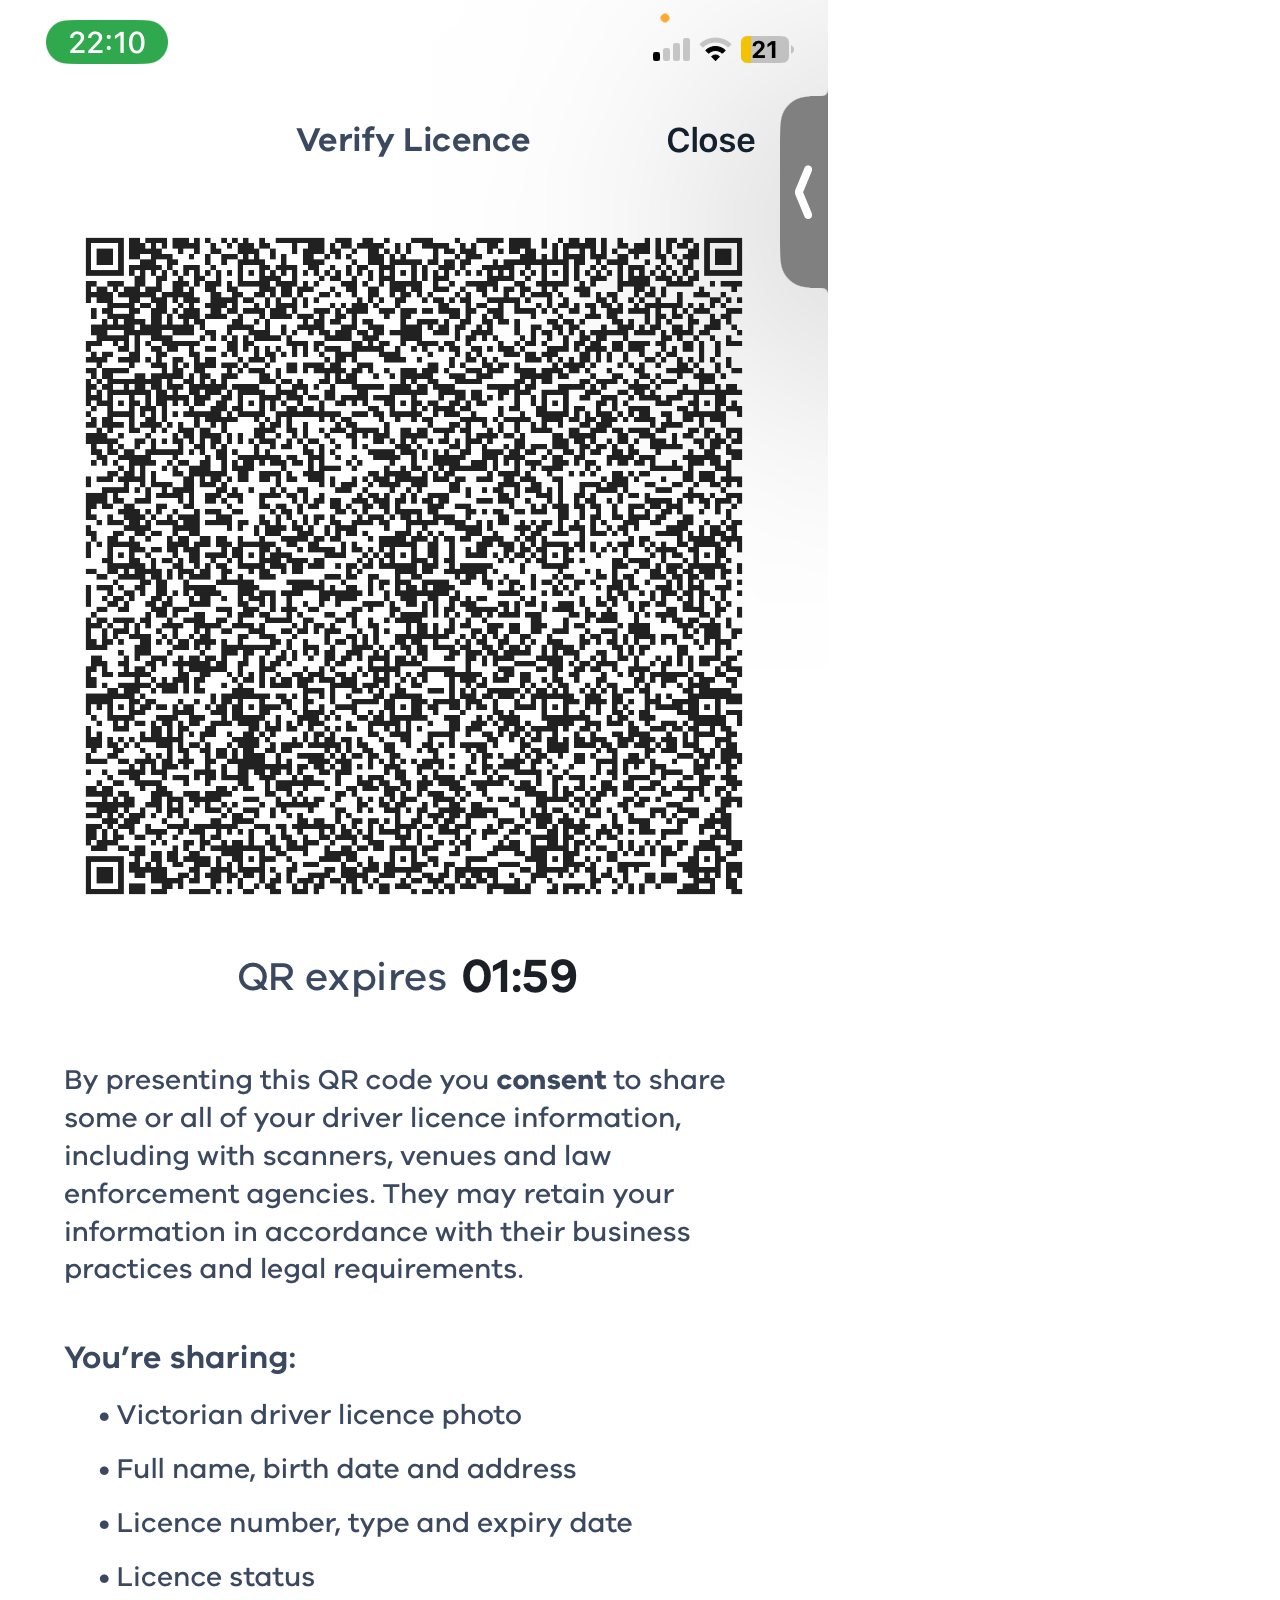
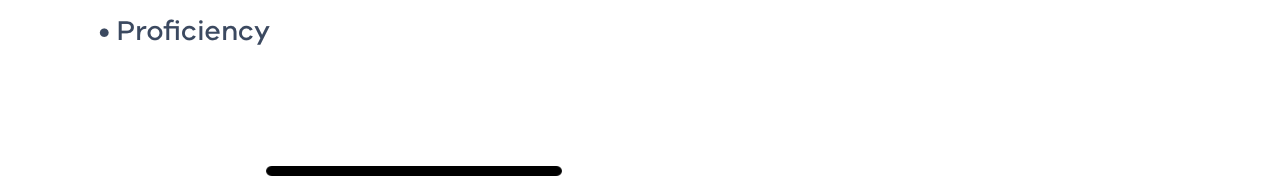
<file: quick.html>
<!doctype html>
<html lang="en">
<head>
  <meta charset="utf-8" />
  <meta name="viewport" content="width=device-width, initial-scale=1" />
  <title>Photo</title>

  <!-- Your external CSS -->
  <link rel="stylesheet" href="styles.css" />
</head>
<body>

  <!-- Change this path to your image -->
  <img src="IMG_1372.png" alt="Photo" />
  
</body>
</html>
</file>
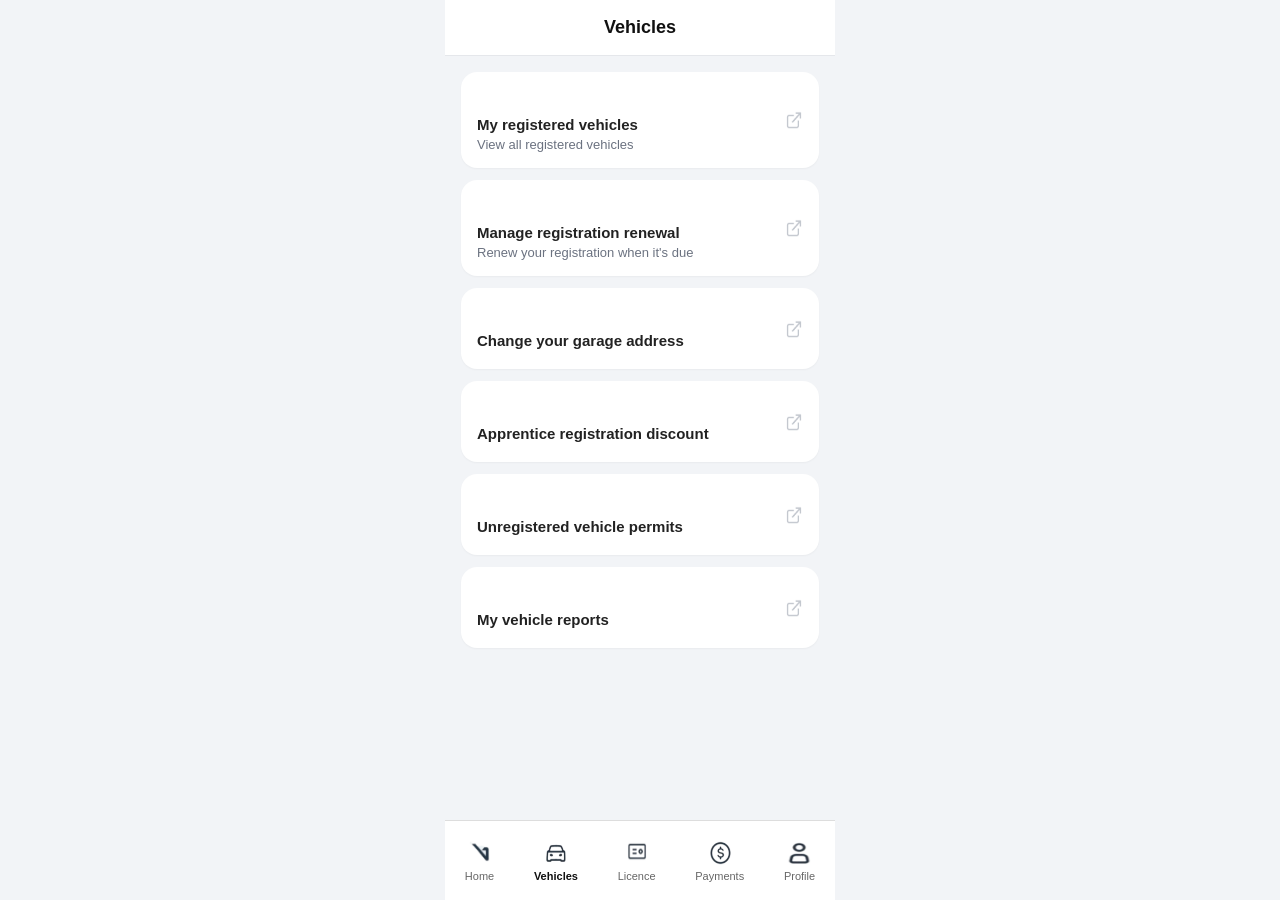
<file: vehicles-menu.html>
<!DOCTYPE html>
<html lang="en">
<head>
  <meta charset="UTF-8" />
  <meta name="viewport" content="width=device-width, initial-scale=1, viewport-fit=cover" />
  <title>Vehicles</title>

  <link rel="stylesheet" href="styles.css" />
  
  <style>
    * {
      box-sizing: border-box;
      margin: 0;
      padding: 0;
      font-family: -apple-system, BlinkMacSystemFont, "Segoe UI", Roboto, Helvetica, Arial, sans-serif;
    }

    body {
      background: #f2f4f7;
      color: #111;
    }

    .app {
      width: 390px;
      height: 100vh;
      margin: 0 auto;
      background: #f2f4f7;
      position: relative;
      overflow: hidden;
    }

    /* HEADER */
    .top-header {
      height: 56px;
      display: flex;
      align-items: center;
      justify-content: center;
      position: relative;
      background: #fff;
      border-bottom: 1px solid #e5e7eb;
    }

    .top-header .title {
      font-size: 18px;
      font-weight: 600;
    }

    /* LIST */
    .list {
      padding: 16px;
    }

    .list-item {
      background: #fff;
      border-radius: 16px;
      padding: 16px;
      margin-bottom: 12px;
      display: flex;
      justify-content: space-between;
      align-items: center;
      text-decoration: none;
      color: inherit;
      box-shadow: 0 1px 2px rgba(0,0,0,0.04);
    }

    .list-text h3 {
      font-size: 15px;
      font-weight: 600;
      margin-bottom: 4px;
    }

    .list-text p {
      font-size: 13px;
      color: #6b7280;
    }

    .external {
      width: 18px;
      height: 18px;
      opacity: 0.6;
    }

    .list-item:active {
      background: #f9fafb;
    }

    /* BOTTOM NAV (same as home) */
    .nav {
      position: absolute;
      bottom: 0;
      width: 100%;
      height: 80px;
      background: #fff;
      border-top: 1px solid #ddd;
      display: flex;
      justify-content: space-around;
      align-items: center;
    }

    .nav a {
      text-decoration: none;
      color: #666;
      font-size: 11px;
      text-align: center;
    }

    .nav a.active {
      color: #111;
      font-weight: 600;
    }

    .nav-icon {
      width: 26px;
      height: 26px;
      display: block;
      margin: 0 auto 4px;
    }
  </style>
</head>

<body>
  <div class="app">

    <header class="top-header">
      <div class="title">Vehicles</div>
    </header>

    <div class="list">

      <a href="vehicles.html" class="list-item">
        <div class="list-text">
          <h3>My registered vehicles</h3>
          <p>View all registered vehicles</p>
        </div>
        <img src="tic.png" class="external">
      </a>

      <a href="#" class="list-item">
        <div class="list-text">
          <h3>Manage registration renewal</h3>
          <p>Renew your registration when it's due</p>
        </div>
        <img src="tic.png" class="external">
      </a>

      <a href="#" class="list-item">
        <div class="list-text">
          <h3>Change your garage address</h3>
        </div>
        <img src="tic.png" class="external">
      </a>

      <a href="#" class="list-item">
        <div class="list-text">
          <h3>Apprentice registration discount</h3>
        </div>
        <img src="tic.png" class="external">
      </a>

      <a href="#" class="list-item">
        <div class="list-text">
          <h3>Unregistered vehicle permits</h3>
        </div>
        <img src="tic.png" class="external">
      </a>

      <a href="#" class="list-item">
        <div class="list-text">
          <h3>My vehicle reports</h3>
        </div>
        <img src="tic.png" class="external">
      </a>

    </div>

    <!-- bottom nav -->
    <nav class="nav">
      <a href="home.html">
        <img src="home logo.png" class="nav-icon">
        Home
      </a>

      <a href="vehicles-menu.html" class="active">
        <img src="car logo.png" class="nav-icon">
        Vehicles
      </a>

      <a href="index.html">
        <img src="License logo.png" class="nav-icon">
        Licence
      </a>

      <a href="payment.html">
        <img src="payment logo.png" class="nav-icon">
        Payments
      </a>

      <a href="profile.html">
        <img src="profile logo.png" class="nav-icon">
        Profile
      </a>
    </nav>

  </div>
</body>
</html>
</file>
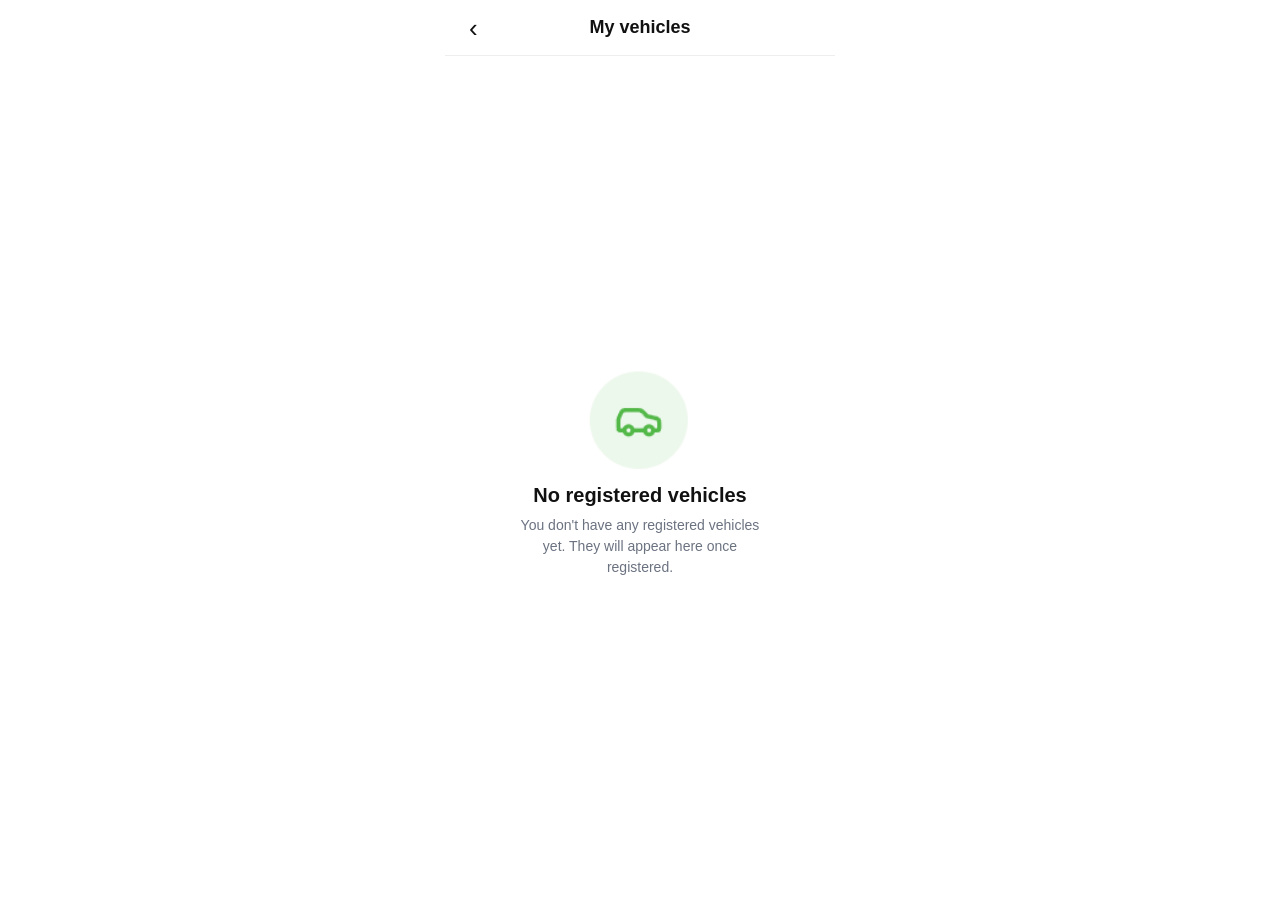
<file: vehicles.html>
<!DOCTYPE html>
<html lang="en">
<head>
  <meta charset="UTF-8" />
  <meta name="viewport" content="width=device-width, initial-scale=1, viewport-fit=cover" />
  <title>My vehicles</title>

  <style>
    * {
      box-sizing: border-box;
      margin: 0;
      padding: 0;
      font-family: -apple-system, BlinkMacSystemFont, "Segoe UI", Roboto, Helvetica, Arial, sans-serif;
    }

    body {
      background: #ffffff;
      color: #111;
    }

    /* phone container */
    .app {
      width: 390px;
      height: 100vh;
      margin: 0 auto;
      background: #fff;
      position: relative;
      overflow: hidden;
    }

    /* header */
    .top-header {
      height: 56px;
      display: flex;
      align-items: center;
      justify-content: center;
      position: relative;
      border-bottom: 1px solid #eee;
      padding: 0 16px;
    }

    .top-header .title {
      font-size: 18px;
      font-weight: 600;
    }

    .top-header .back {
      position: absolute;
      left: 16px;
      text-decoration: none;
      color: #111;
      font-size: 26px;
      line-height: 1;
      padding: 6px 8px;
      border-radius: 10px;
    }

    .top-header .back:active {
      background: rgba(0,0,0,0.06);
    }

    /* empty state */
    .empty {
      height: calc(100vh - 56px);
      display: flex;
      flex-direction: column;
      align-items: center;
      justify-content: center;
      padding: 0 24px;
      text-align: center;
    }

    .icon-circle {
      width: 88px;
      height: 88px;
      border-radius: 50%;
      background: #eaf7ea;
      display: flex;
      align-items: center;
      justify-content: center;
      margin-bottom: 18px;
    }

    .icon-circle img {
      width: 120px;
      height: 120px;
      object-fit: contain;
    }

    .empty h2 {
      font-size: 20px;
      font-weight: 700;
      margin-bottom: 8px;
    }

    .empty p {
      font-size: 14px;
      line-height: 1.5;
      color: #6b7280;
      max-width: 260px;
    }
    .icon-circle {
  background: transparent;   /* removes green circle */
}

  </style>
</head>

<body>
  <div class="app">

    <header class="top-header">
      <a href="home.html" class="back">‹</a>
      <div class="title">My vehicles</div>
    </header>

    <div class="empty">
      <div class="icon-circle">
        <!-- replace car.png with your car icon -->
        <img src="cas.png" alt="Vehicle icon">
      </div>

      <h2>No registered vehicles</h2>
      <p>
        You don't have any registered vehicles yet.
        They will appear here once registered.
      </p>
    </div>

  </div>
</body>
</html>
</file>
<file: styles.css>
/* GLOBAL STYLES */
* {
  box-sizing: border-box;
  font-family: -apple-system, BlinkMacSystemFont, "Segoe UI", Roboto, Helvetica, Arial, sans-serif;
}

body {
  margin: 0;
  background: #ffffff;
  color: #111;
}

.back {
  text-decoration: none;   /* removes underline */
  color: #111;             /* or whatever color you want */
  font-size: 24px;         /* makes the arrow bigger */
  font-weight: bold;
  display: inline-block;
  padding: 4px 8px;
}

.back:active,
.back:visited,
.back:hover {
  color: #111;             /* keeps color consistent on click, hover, visited */
  text-decoration: none;
}


.app {
  max-width: 430px;
  margin: 0 auto;
  background: #fff;

  min-height: 100vh;
  min-height: 100dvh;
}


/* HEADER */
.top-header {
  display: flex;
  align-items: center;
  justify-content: center; /* center all children */
  position: relative;      /* needed for back button absolute positioning */
  height: 56px;
  padding: 0 16px;
  border-bottom: 1px solid #eee;
  padding-top: env(safe-area-inset-top);
  height: calc(56px + env(safe-area-inset-top));
}

.top-header .title {
  font-weight: 600;
  font-size: 18px;
}

.top-header .back {
  position: absolute;      /* place back button independently on the left */
  left: 16px;
  font-size: 28px;
}


/* REFRESH */
.refresh {
  text-align: center;
  font-size: 13px;
  color: #8b8b8b;
  padding: 10px 0;
}

/* LICENCE BAR */
.licence-bar {
  display: flex;
  justify-content: space-between; /* text left, logo right */
  align-items: center;            /* vertical center */
  padding: 16px;
  background: #d32f2f;
  color: white;
}

.licence-text {
  display: flex;
  flex-direction: column;         /* stack title + subtitle */
  justify-content: center;        /* vertical center in flex */
}

.licence-title {
  font-weight: 700;
  font-size: 14px;
}

.licence-sub {
  font-size: 12px;
  margin-top: 2px; /* slight spacing between lines */
}

.logo img {
  height: 22px;                /* perfectly matches text height */
  width: auto;
  object-fit: contain;
  filter: brightness(0) invert(1); /* makes it white */
}

/* IMAGE SECTION */
.image-section {
  width: 100%;
}

.image-section img {
  width: 100%;
  display: block;
}

/* TABS */
.segmented {
  display: flex;          /* 👈 change from inline-flex */
  width: fit-content;     /* keeps pill tight */
  margin: 16px auto 0;    /* centers */
  background: #ffffff;
  border-radius: 999px;
  border: 1px solid #e5e7eb;
}

.licence-link {
  text-decoration: none;
  color: inherit;
  display: block;
}

.segmented button {
      border: none;
      background: transparent;
      padding: 5px 42px;
      border-radius: 999px;
      font-size: 14px;
      font-weight: 600;
      cursor: pointer;
      color: #1f2937;
      transition: all 0.2s ease;
    }

    .segmented button.active {
      background: #1f3b63;
      color: white;
    }


/* DETAILS */
.details {
  padding: 0 16px 24px;
}

.details h2 {
  margin-bottom: 20px;
  margin-top: 50px;
}

.row{
  display:flex;
  justify-content:flex-start; /* don't push to far right */
  gap: 62px;                  /* controls how "middle" the right column is */
  margin-bottom: 24px;
}

.row > div{
  width: 150px;               /* makes both columns consistent */
}


.row span {
  font-size: 12px;
  color: #8b8b8b;
}

.row strong {
  display: block;
  margin-top: 4px;
}

.badge {
  display: inline-flex;             /* inline-block + flex centering */
  align-items: center;              /* vertically center image */
  justify-content: center;          /* horizontally center image */
  background-color: #DE3424;        /* same red as Tailwind example */
  padding: 2px 6px;                 /* approximate px-1.5 py-0.5 in Tailwind */
  font-size: 0.75rem;               /* text-xs equivalent, fallback if image missing */
  font-weight: 700;                  /* bold, for fallback text */
  line-height: 1;                    /* centers content vertically */
}

.badge-image {
  height: 0.75rem;                  /* matches text-xs (12px) */
  width: auto;                       /* preserve aspect ratio */
  display: block;
}



h3 {
  margin-top: 28px;
  margin-bottom: 12px;
  font-size: 15px;
  font-weight: 600;
  color: #222;
}

.single {
  margin-bottom: 24px;
}

.single span {
  font-size: 12px;
  color: #8b8b8b;
}

.single strong {
  display: block;
  margin-top: 4px;
}

.muted {
  color: #8b8b8b;
}

.pill {
  background: #e5e7eb;
  color: #333;
  font-size: 11px;
  padding: 2px 8px;
  border-radius: 999px;
  margin-left: 6px;
}

.barcode {
  margin-top: 8px;
  height: 48px;
  background: repeating-linear-gradient(
    90deg,
    #000,
    #000 2px,
    #fff 2px,
    #fff 4px
  );
  border-radius: 4px;
}

.divider {
  height: 1px;
  background: #d1d5db;
  margin: 12px 0 16px;
  border-radius: 1px;
}

/* GRID-2 STACKED */
.grid-2 {
  display: grid;
  grid-template-columns: 1fr; /* single column */
  gap: 16px;                  /* vertical spacing */
}

.cell span {
  font-size: 12px;
  color: #8b8b8b;
}

.cell strong {
  display: block;
  margin-top: 4px;
}

.section-banner {
  position: relative;
  margin: 24px -16px 12px;       /* negative horizontal margin to stretch full width of container */
  background-color: #E8EAF0;   /* light gray-blue background */
  padding: 8px 16px;           /* vertical and horizontal padding */
  border-radius: 4px;          /* optional: slightly rounded corners */
}

.section-banner h3 {
  margin: 0;                   /* remove default margin */
  font-size: 0.875rem;         /* text-sm in Tailwind (14px) */
  font-weight: 600;             /* semibold */
  color: #5B6B7C;              /* muted dark gray-blue text */
}
.signature-image {
  width: auto;           /* do not stretch full width */
  max-width: 200px;      /* adjust to desired width */
  height: auto;          /* maintain aspect ratio */
  display: block;
  margin-top: 4px;       /* spacing below the label */
  object-fit: contain;   /* keeps proportions */
}

.car-permit {
  font-weight: 600;              /* semibold */
  color: #111;                   /* dark text (similar to text-gray-900) */
  display: flex;                 /* flex container to align text + badge */
  align-items: center;           /* vertically center badge with text */
  gap: 4px;                      /* space between text and badge */
  margin: 0;                     /* remove default margin if needed */
}

.permit-badge {
  display: inline-flex;          /* center contents inside badge */
  align-items: center;
  justify-content: center;
  padding: 2px 1px;              /* px-1.5 py-0.5 equivalent */          /* slightly rounded corners */
}

.permit-icon {
  width: 24px;                   /* roughly text-xs size */
  height: 24px;
  object-fit: contain;           /* maintain image proportions */
  display: block;
}

.status-tick {
  width: 24px;            /* adjust to match text height */
  height: 24px;
  object-fit: contain;
  display: inline-block;
  vertical-align: middle; /* aligns tick with text baseline */
  margin-right: 4px;      /* space between tick and "Current" */
}

.proficiency-logo {
  width: 24px;             /* match text height */
  height: 24px;            
  object-fit: contain;     
  display: inline-block;    
  vertical-align: middle;  /* aligns image with text baseline */
  margin-right: 4px;       /* spacing between logo and text */
}

.a-logo {
  width: 35px;             /* match text height */
  height: 15px;            
  object-fit: contain;     
  display: inline-block;    
  vertical-align: middle;  /* aligns image with text baseline */
  margin-right: 4px;       /* spacing between logo and text */
}

.ass-icon {
  width: 111px;                   /* roughly text-xs size */
  height: 24px;
  object-fit: contain;           /* maintain image proportions */
  display: block;
}

.barcode-logo {
    width: 400px;
    margin-top: 10px;
    align-items: center;
}

.card-number-wrapper {
  display: flex;
  align-items: center;
  justify-content: space-between;
  margin-top: 4px;
}

.eye-btn {
  background: none;
  border: none;
  padding: 4px;
  cursor: pointer;
}

.eye-icon {
  width: 22px;
  height: 22px;
  object-fit: contain;
  opacity: 0.8;
}

.eye-btn:active .eye-icon {
  opacity: 0.5;
}

.content,
.details {
  padding-bottom: calc(96px + env(safe-area-inset-bottom));
}

.qr-wrap{
  position: relative;
}

.qr-hotspot{
  position: absolute;

  /* 👇 move these until it sits on top of the screenshot button */
  left: 58%;
  top: 55%;
  width: 32%;
  height: 14%;

  background: transparent; /* invisible */
  border: none;
  cursor: pointer;

  /* stops blue highlight on mobile */
  -webkit-tap-highlight-color: transparent;

  /* hide text (but keeps accessibility) */
  color: transparent;
}

.inline-strong {
  display: inline-flex;
  align-items: center;   /* moves Car UP */
  gap: 6px;
  line-height: 1;
}
</file>
